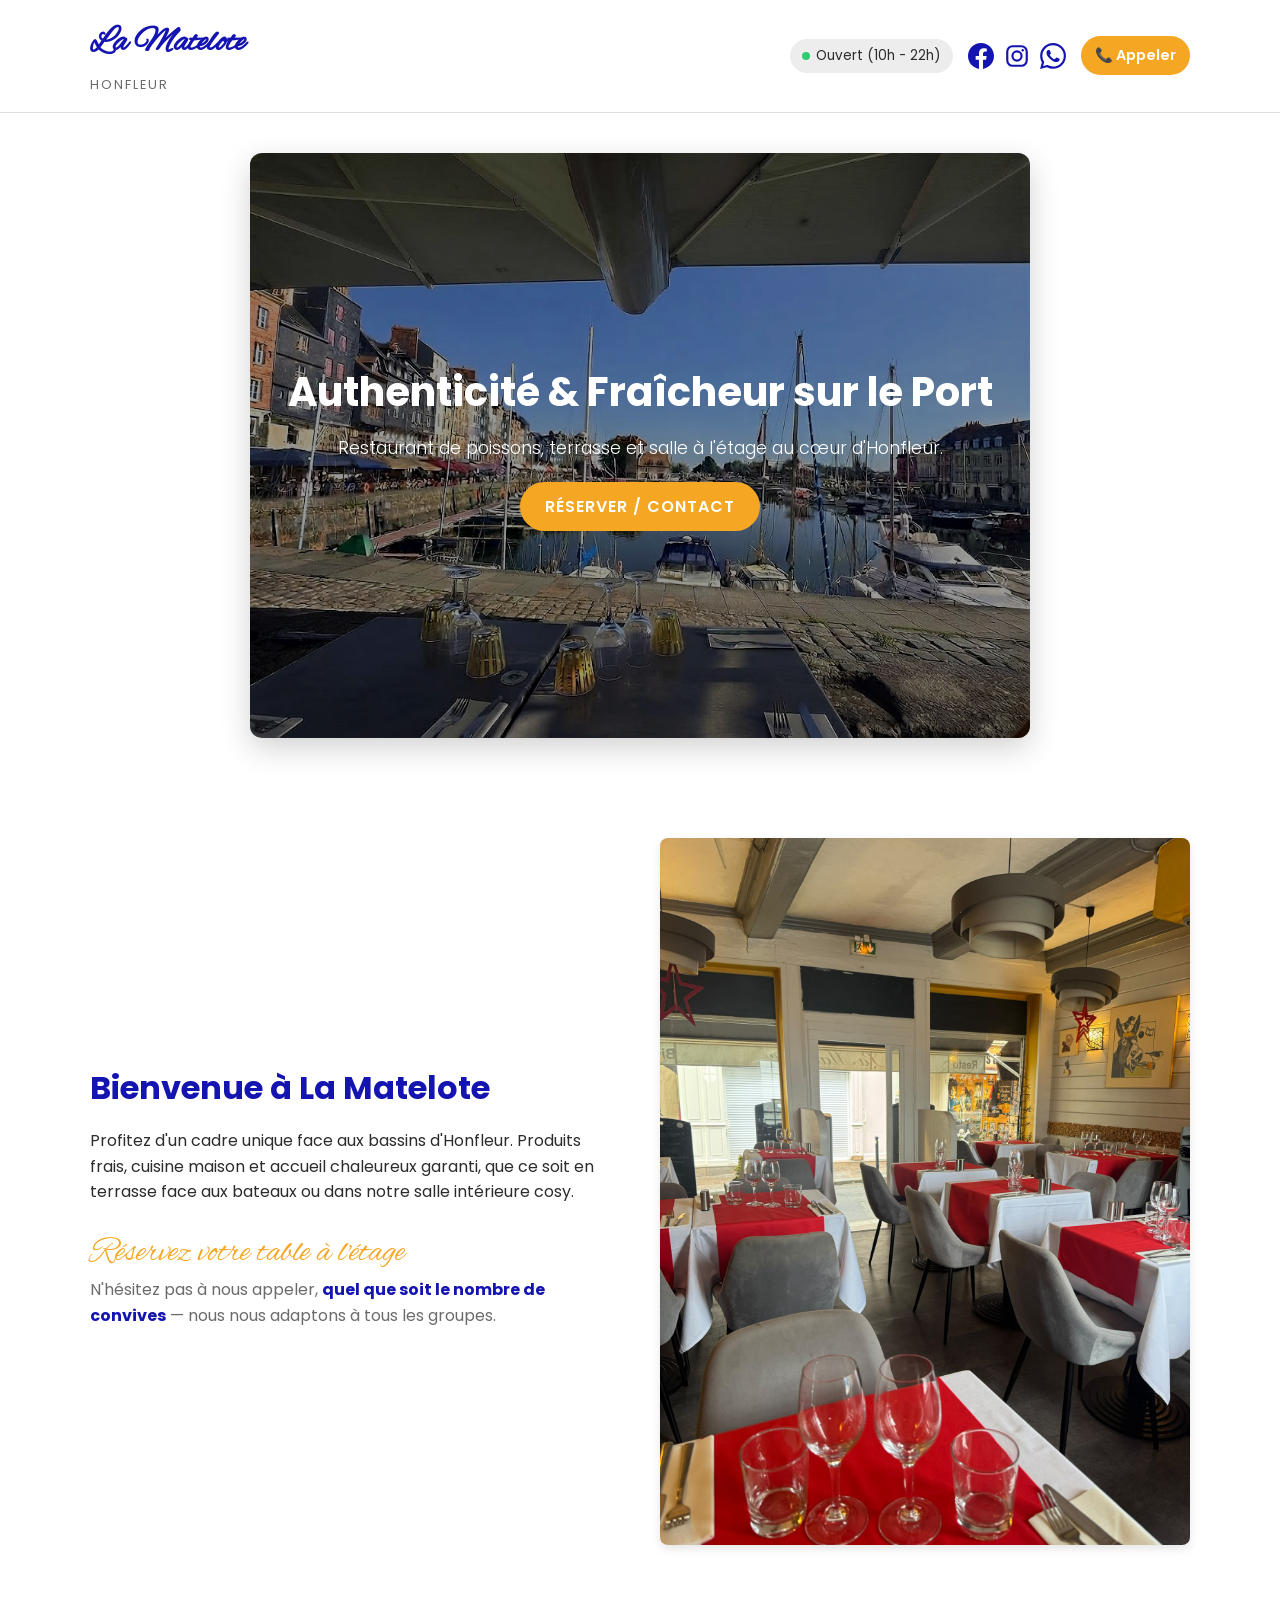
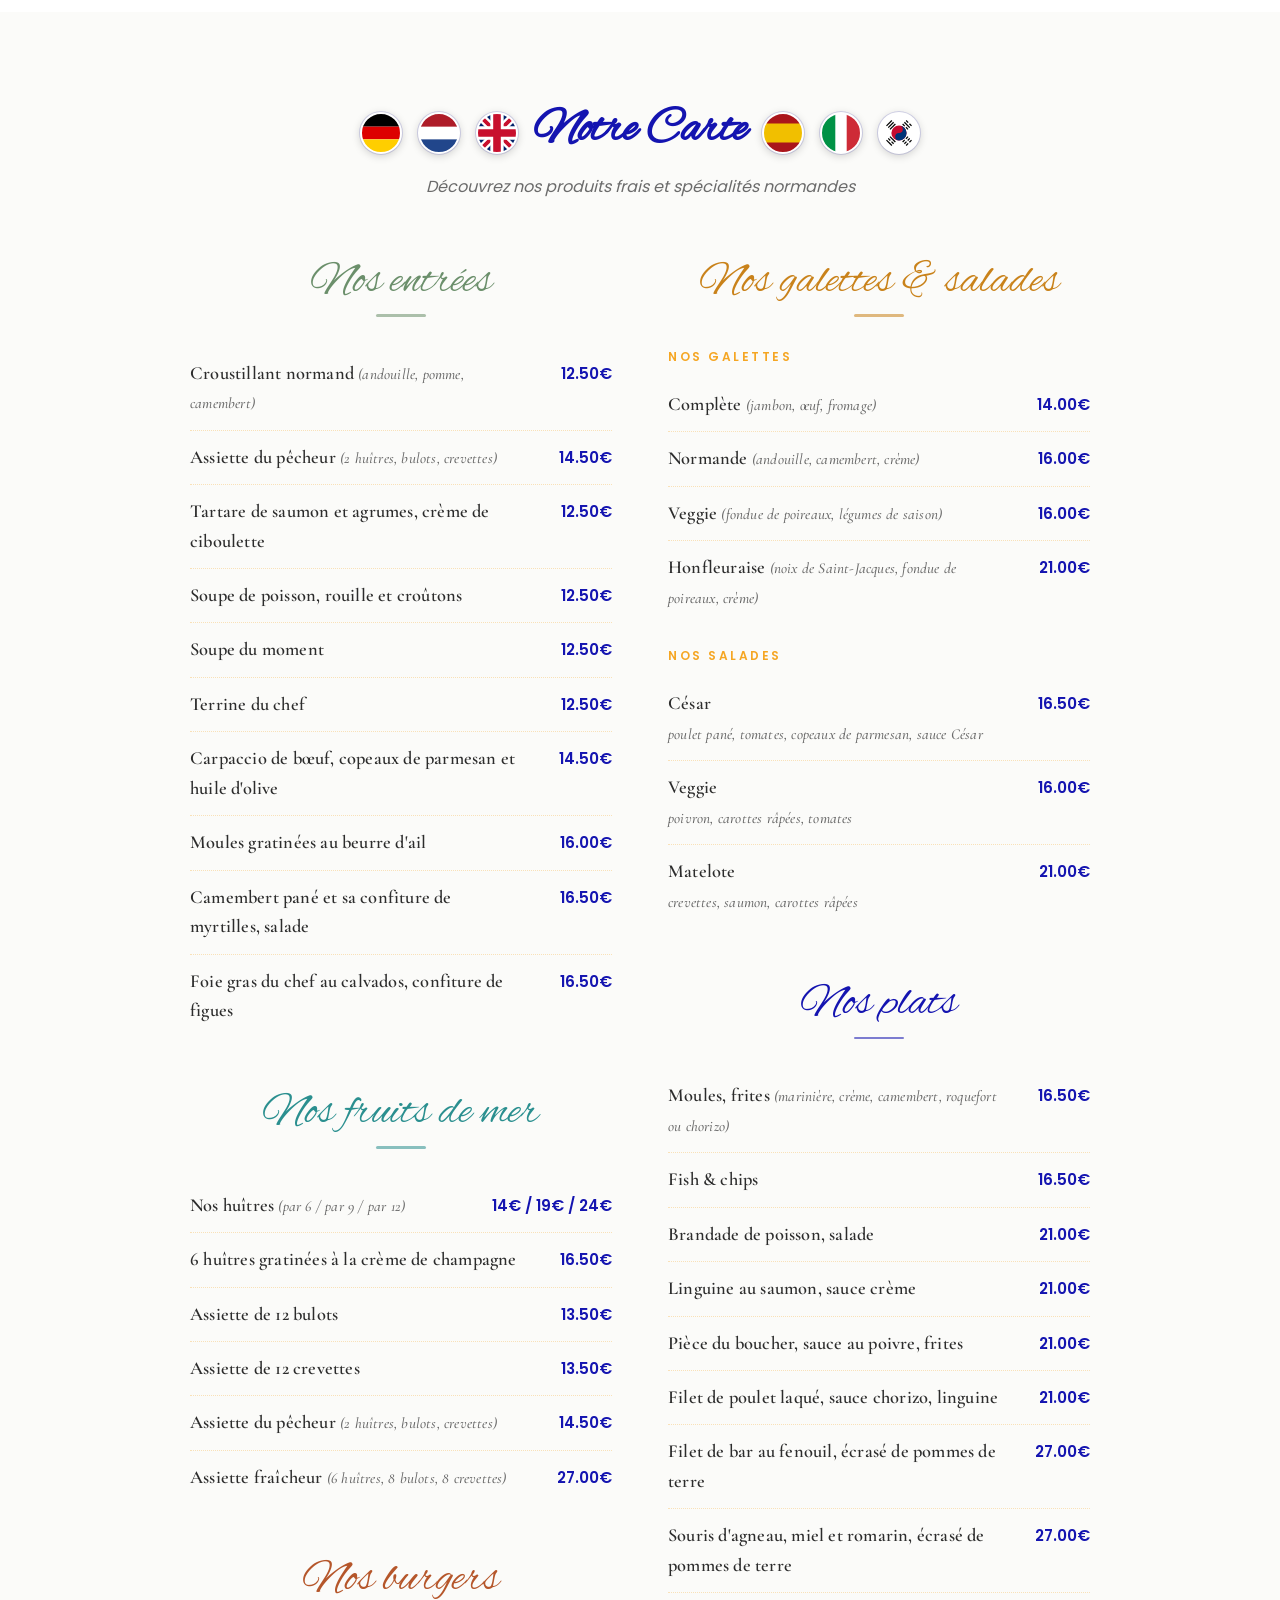
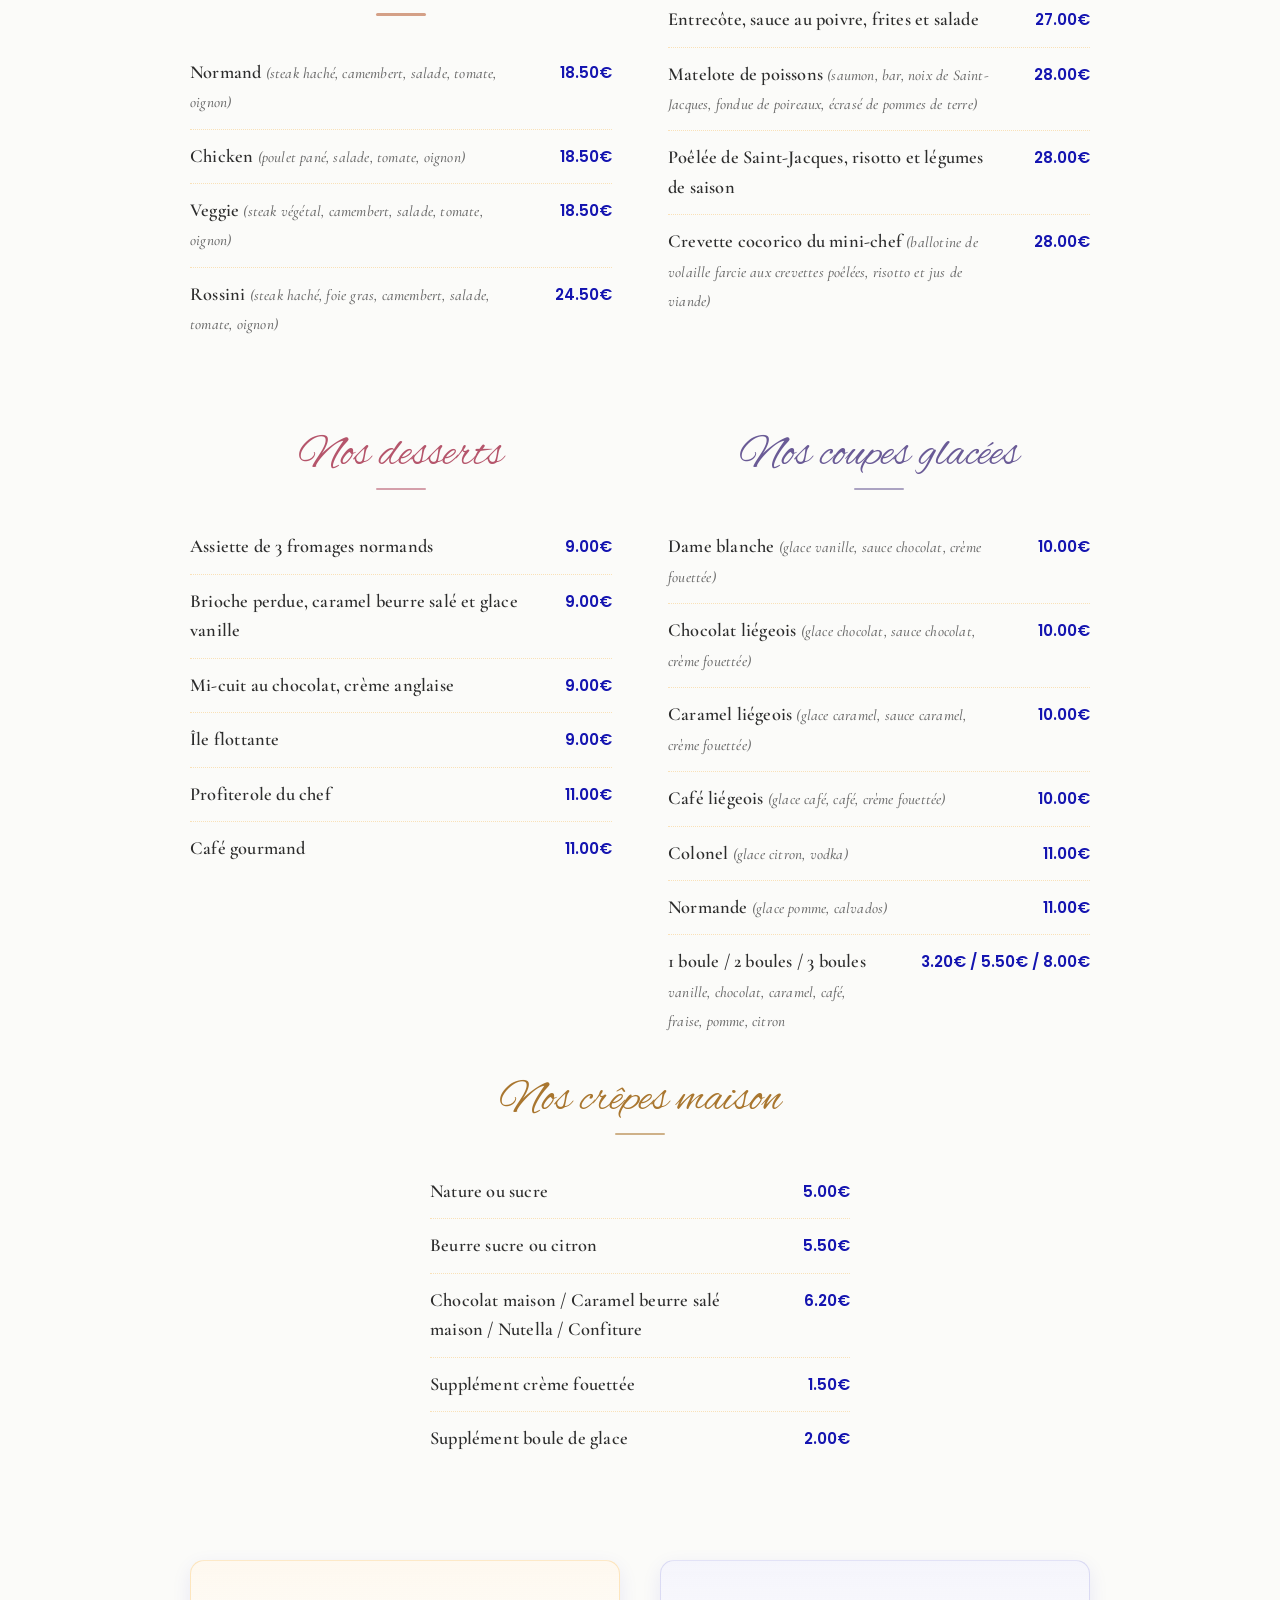
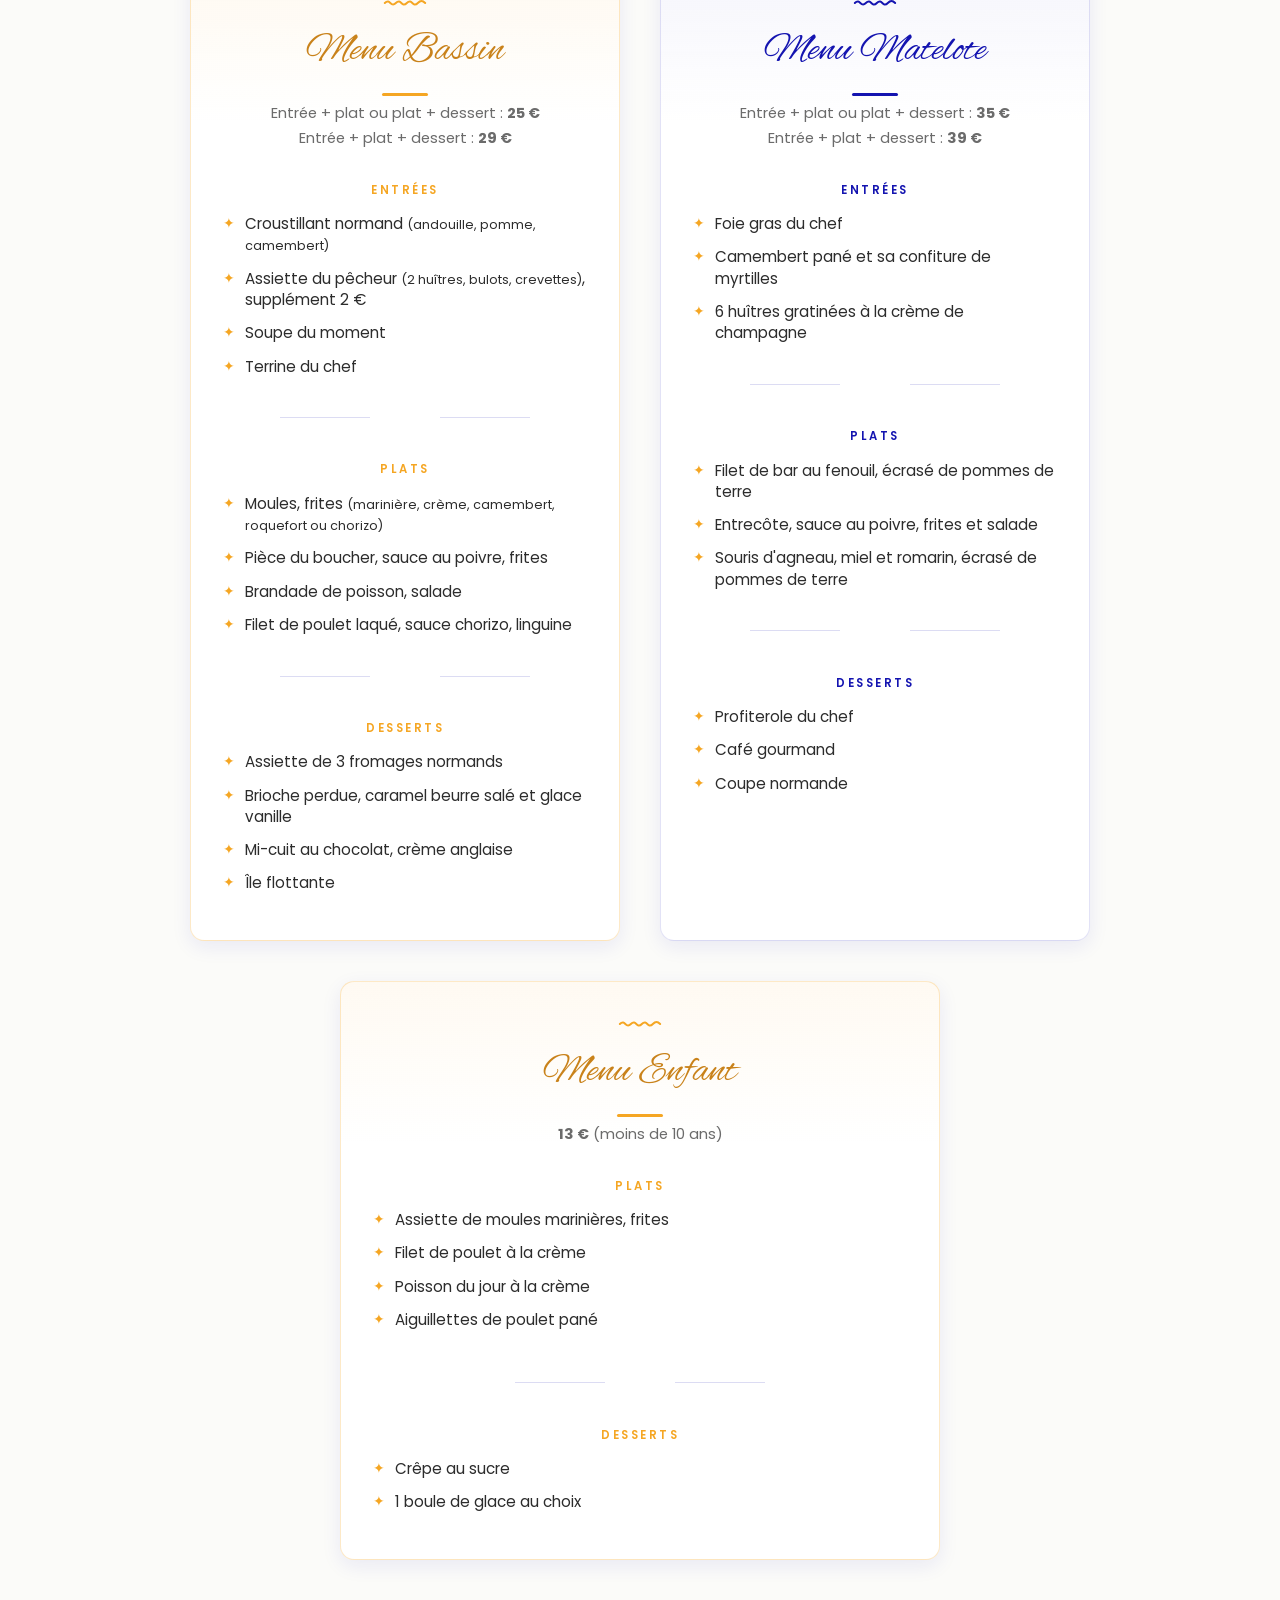
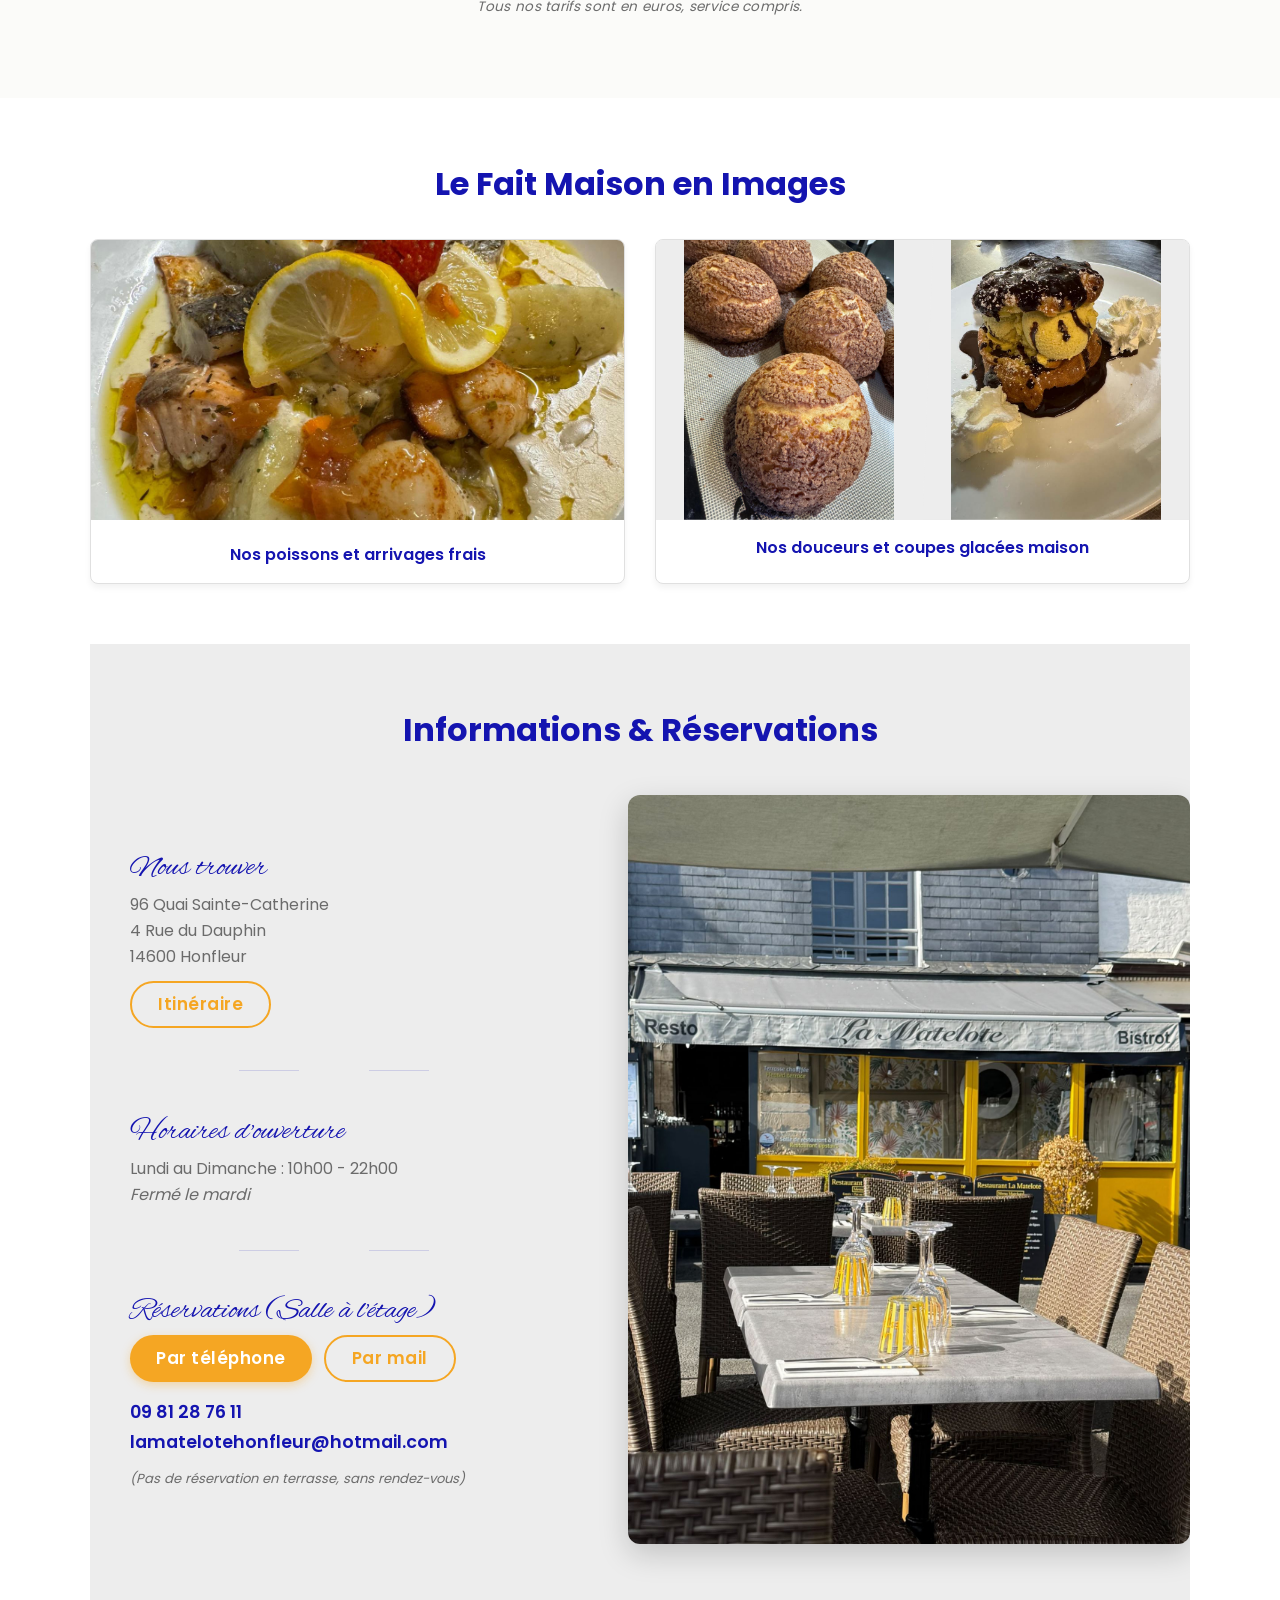
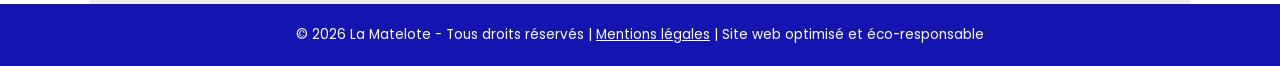
<file: index.html>
<!DOCTYPE html>
<html lang="fr">
<head>
    <meta charset="UTF-8">
    <meta name="viewport" content="width=device-width, initial-scale=1.0">
    <title>La Matelote - Restaurant sur le Vieux Port d'Honfleur</title>
    <meta name="description" content="Restaurant de poissons au cœur d'Honfleur, face aux bassins. Terrasse et salle à l'étage. Carte, menus et réservations.">
    <link rel="canonical" href="https://restaurant-lamatelote-honfleur.fr/">

    <!-- Icônes -->
    <link rel="icon" type="image/png" sizes="32x32" href="favicon-32.png">
    <link rel="icon" type="image/png" sizes="48x48" href="favicon-48.png">
    <link rel="icon" type="image/png" sizes="192x192" href="favicon-192.png">
    <link rel="apple-touch-icon" href="apple-touch-icon.png">

    <!-- Aperçu lors du partage (WhatsApp, Facebook...) : mettre à jour l'adresse de og:image si le nom de domaine change -->
    <meta property="og:type" content="website">
    <meta property="og:locale" content="fr_FR">
    <meta property="og:site_name" content="La Matelote">
    <meta property="og:title" content="La Matelote - Restaurant sur le Vieux Port d'Honfleur">
    <meta property="og:description" content="Restaurant de poissons au cœur d'Honfleur, face aux bassins. Terrasse et salle à l'étage. Carte, menus et réservations.">
    <meta property="og:url" content="https://restaurant-lamatelote-honfleur.fr/">
    <meta property="og:image" content="https://restaurant-lamatelote-honfleur.fr/apercu-partage.jpg">
    <meta property="og:image:width" content="1200">
    <meta property="og:image:height" content="630">
    <meta property="og:image:alt" content="Façade et terrasse du restaurant La Matelote à Honfleur">
    <meta name="twitter:card" content="summary_large_image">
    <link rel="stylesheet" href="style.css?v=8">

    <!-- Données structurées (Google) : à garder identiques aux informations visibles sur la page -->
    <script type="application/ld+json">
    {
        "@context": "https://schema.org",
        "@type": "Restaurant",
        "name": "La Matelote",
        "url": "https://restaurant-lamatelote-honfleur.fr/",
        "description": "Restaurant de poissons au cœur d'Honfleur, face aux bassins. Terrasse et salle à l'étage.",
        "image": [
            "https://restaurant-lamatelote-honfleur.fr/apercu-partage.jpg",
            "https://restaurant-lamatelote-honfleur.fr/image_facade_matelote.jpg",
            "https://restaurant-lamatelote-honfleur.fr/image_terrasse_port.jpg"
        ],
        "logo": "https://restaurant-lamatelote-honfleur.fr/apple-touch-icon.png",
        "telephone": "+33981287611",
        "email": "lamatelotehonfleur@hotmail.com",
        "address": {
            "@type": "PostalAddress",
            "streetAddress": "96 Quai Sainte-Catherine",
            "postalCode": "14600",
            "addressLocality": "Honfleur",
            "addressRegion": "Normandie",
            "addressCountry": "FR"
        },
        "geo": { "@type": "GeoCoordinates", "latitude": 49.4196119, "longitude": 0.2323015 },
        "hasMap": "https://www.google.com/maps/place/La+Matelote/@49.4196119,0.2297266,17z",
        "servesCuisine": ["Poissons et fruits de mer", "Française"],
        "priceRange": "€€",
        "acceptsReservations": "True",
        "openingHoursSpecification": [
            {
                "@type": "OpeningHoursSpecification",
                "dayOfWeek": ["Monday", "Wednesday", "Thursday", "Friday", "Saturday", "Sunday"],
                "opens": "10:00",
                "closes": "22:00"
            }
        ],
        "sameAs": [
            "https://www.instagram.com/LAMATELOTEHONFLEUR/",
            "https://www.facebook.com/people/La-Matelote-Honfleur/61556094094829/"
        ]
    }
    </script>
</head>
<body>

    <!-- HEADER / BANDEAU HAUT -->
    <header class="site-header">
        <div class="container header-container">
            <div class="logo">
                <h1>La Matelote</h1>
                <span class="subtitle">Honfleur</span>
            </div>
            <div class="header-info">
                <div id="horaire-container" class="badge-horaire">
                    <span class="dot"></span> <span id="horaire-du-jour">Chargement des horaires...</span>
                </div>
                <div class="social-links">
                    <a href="https://www.facebook.com/people/La-Matelote-Honfleur/61556094094829/" class="social-link" aria-label="Facebook de La Matelote" target="_blank" rel="noopener">
                        <svg viewBox="0 0 24 24" fill="currentColor" aria-hidden="true"><path d="M24 12.073c0-6.627-5.373-12-12-12s-12 5.373-12 12c0 5.99 4.388 10.954 10.125 11.854v-8.385H7.078v-3.47h3.047V9.43c0-3.007 1.792-4.669 4.533-4.669 1.312 0 2.686.235 2.686.235v2.953H15.83c-1.491 0-1.956.925-1.956 1.874v2.25h3.328l-.532 3.47h-2.796v8.385C19.612 23.027 24 18.062 24 12.073z"/></svg>
                    </a>
                    <a href="https://www.instagram.com/LAMATELOTEHONFLEUR/" class="social-link" aria-label="Instagram de La Matelote" target="_blank" rel="noopener">
                        <svg viewBox="0 0 24 24" fill="none" stroke="currentColor" stroke-width="2" aria-hidden="true"><rect x="3" y="3" width="18" height="18" rx="5"/><circle cx="12" cy="12" r="4.2"/><circle cx="17.3" cy="6.7" r="1.1" fill="currentColor" stroke="none"/></svg>
                    </a>
                    <a href="https://wa.me/33679109266" class="social-link" aria-label="WhatsApp de La Matelote" target="_blank" rel="noopener">
                        <svg viewBox="0 0 24 24" fill="currentColor" aria-hidden="true"><path d="M17.472 14.382c-.297-.149-1.758-.867-2.03-.967-.273-.099-.471-.148-.67.15-.197.297-.767.966-.94 1.164-.173.199-.347.223-.644.075-.297-.15-1.255-.463-2.39-1.475-.883-.788-1.48-1.761-1.653-2.059-.173-.297-.018-.458.13-.606.134-.133.298-.347.446-.52.149-.174.198-.298.298-.497.099-.198.05-.371-.025-.52-.075-.149-.669-1.612-.916-2.207-.242-.579-.487-.5-.669-.51-.173-.008-.371-.01-.57-.01-.198 0-.52.074-.792.372-.272.297-1.04 1.016-1.04 2.479 0 1.462 1.065 2.875 1.213 3.074.149.198 2.096 3.2 5.077 4.487.709.306 1.262.489 1.694.625.712.227 1.36.195 1.871.118.571-.085 1.758-.719 2.006-1.413.248-.694.248-1.289.173-1.413-.074-.124-.272-.198-.57-.347m-5.421 7.403h-.004a9.87 9.87 0 01-5.031-1.378l-.361-.214-3.741.982.998-3.648-.235-.374a9.86 9.86 0 01-1.51-5.26c.001-5.45 4.436-9.884 9.888-9.884 2.64 0 5.122 1.03 6.988 2.898a9.825 9.825 0 012.893 6.994c-.003 5.45-4.437 9.884-9.885 9.884m8.413-18.297A11.815 11.815 0 0012.05 0C5.495 0 .16 5.335.157 11.892c0 2.096.547 4.142 1.588 5.945L.057 24l6.305-1.654a11.882 11.882 0 005.683 1.448h.005c6.554 0 11.89-5.335 11.893-11.893a11.821 11.821 0 00-3.48-8.413z"/></svg>
                    </a>
                </div>
                <a href="tel:0981287611" class="btn-appel">📞 Appeler</a>
            </div>
        </div>
    </header>

    <!-- SECTION HERO (ACCUEIL) -->
    <section class="hero">
        <div class="hero-image-wrap">
            <img src="image_terrasse_port.jpg" alt="Terrasse de La Matelote face au port d'Honfleur" class="hero-img">
            <div class="hero-overlay"></div>
            <div class="hero-content">
                <h2 data-en="Authenticity &amp; Freshness on the Harbour" data-es="Autenticidad y Frescura en el Puerto" data-it="Autenticità e Freschezza sul Porto" data-nl="Authenticiteit &amp; Frisheid aan de Haven" data-de="Authentizität &amp; Frische am Hafen" data-kr="항구의 진정성과 신선함">Authenticité & Fraîcheur sur le Port</h2>
                <p data-en="Seafood restaurant with a terrace and upstairs dining room in the heart of Honfleur." data-es="Restaurante de pescado, con terraza y sala en el piso superior, en el corazón de Honfleur." data-it="Ristorante di pesce, con terrazza e sala al piano superiore, nel cuore di Honfleur." data-nl="Visrestaurant met terras en eetzaal op de verdieping, in het hart van Honfleur." data-de="Fischrestaurant mit Terrasse und Salon im Obergeschoss im Herzen von Honfleur." data-kr="옹플뢰르 중심가에 위치한 생선 요리 전문점, 테라스와 위층 홀을 갖추고 있습니다.">Restaurant de poissons, terrasse et salle à l'étage au cœur d'Honfleur.</p>
                <a href="#contact" class="btn-primary" data-en="Book / Contact" data-es="Reservar / Contacto" data-it="Prenota / Contatti" data-nl="Reserveren / Contact" data-de="Reservieren / Kontakt" data-kr="예약 / 문의">Réserver / Contact</a>
            </div>
        </div>
    </section>

    <!-- SECTION PRÉSENTATION & INTÉRIEUR -->
    <section class="about container">
        <div class="about-grid">
            <div class="about-text">
                <h2 data-en="Welcome to La Matelote" data-es="Bienvenidos a La Matelote" data-it="Benvenuti a La Matelote" data-nl="Welkom bij La Matelote" data-de="Willkommen bei La Matelote" data-kr="라 마틀로트에 오신 것을 환영합니다">Bienvenue à La Matelote</h2>
                <p data-en="Enjoy a unique setting facing the harbour basins of Honfleur. Fresh products, homemade cooking and a warm welcome guaranteed, whether on the terrace facing the boats or in our cosy indoor dining room." data-es="Disfrute de un entorno único frente a las dársenas de Honfleur. Productos frescos, cocina casera y una cálida bienvenida garantizada, ya sea en la terraza frente a los barcos o en nuestra acogedora sala interior." data-it="Godetevi una cornice unica di fronte ai bacini di Honfleur. Prodotti freschi, cucina casalinga e calorosa accoglienza garantita, che siate in terrazza di fronte alle barche o nella nostra accogliente sala interna." data-nl="Geniet van een unieke setting aan de havenbekkens van Honfleur. Verse producten, huisgemaakte keuken en een warm onthaal gegarandeerd, of u nu op het terras voor de boten zit of in onze gezellige binnenzaal." data-de="Genießen Sie ein einzigartiges Ambiente direkt an den Hafenbecken von Honfleur. Frische Produkte, hausgemachte Küche und ein herzlicher Empfang garantiert, ob auf der Terrasse mit Blick auf die Boote oder in unserem gemütlichen Innenraum." data-kr="옹플뢰르 바생을 마주한 특별한 공간에서 즐거운 시간을 보내세요. 신선한 재료, 홈메이드 요리, 그리고 따뜻한 환대를 약속드립니다 — 배가 보이는 테라스에서든, 아늑한 실내 홀에서든 마찬가지입니다.">Profitez d'un cadre unique face aux bassins d'Honfleur. Produits frais, cuisine maison et accueil chaleureux garanti, que ce soit en terrasse face aux bateaux ou dans notre salle intérieure cosy.</p>

                <!-- Bloc invitation réservation à l'étage -->
                <div class="etage-notice">
                    <h3 data-en="Book your table upstairs" data-es="Reserve su mesa en el piso superior" data-it="Prenotate il vostro tavolo al piano superiore" data-nl="Reserveer uw tafel op de verdieping" data-de="Reservieren Sie Ihren Tisch im Obergeschoss" data-kr="위층 테이블을 예약하세요">Réservez votre table à l'étage</h3>
                    <p data-en="Don't hesitate to call us, <strong>no matter the size of your party</strong> — we accommodate groups of all sizes." data-es="No dude en llamarnos, <strong>sea cual sea el número de comensales</strong> — nos adaptamos a todos los grupos." data-it="Non esitate a chiamarci, <strong>qualunque sia il numero di ospiti</strong> — ci adattiamo a tutti i gruppi." data-nl="Aarzel niet om ons te bellen, <strong>ongeacht het aantal gasten</strong> — wij passen ons aan elke groep aan." data-de="Zögern Sie nicht, uns anzurufen, <strong>ganz gleich wie groß Ihre Gruppe ist</strong> — wir richten uns nach jeder Gruppengröße." data-kr="<strong>인원수에 상관없이</strong> 언제든 전화 주세요 — 어떤 규모의 그룹이든 맞춰드립니다.">N'hésitez pas à nous appeler, <strong>quel que soit le nombre de convives</strong> — nous nous adaptons à tous les groupes.</p>
                </div>
            </div>
            <div class="about-image">
                <img src="image_salle_matelote.jpg" alt="Salle intérieure du restaurant La Matelote">
            </div>
        </div>
    </section>

    <!-- SECTION CARTE -->
    <section id="carte" class="carte-section">
        <div class="carte-container">
            <div class="carte-header">
                <div class="carte-header-top">
                    <button id="lang-toggle-de" class="lang-flag lang-flag-de" type="button" aria-pressed="false" aria-label="Speisekarte auf Deutsch anzeigen" title="Auf Deutsch anzeigen"></button>
                    <button id="lang-toggle-nl" class="lang-flag lang-flag-nl" type="button" aria-pressed="false" aria-label="Bekijk de kaart in het Nederlands" title="Bekijk in het Nederlands"></button>
                    <button id="lang-toggle-en" class="lang-flag lang-flag-en" type="button" aria-pressed="false" aria-label="Voir la carte en anglais" title="View in English"></button>
                    <h2 data-en="Our Menu" data-es="Nuestra Carta" data-it="La Nostra Carta" data-nl="Onze Kaart" data-de="Unsere Speisekarte" data-kr="저희 메뉴">Notre Carte</h2>
                    <button id="lang-toggle-es" class="lang-flag lang-flag-es" type="button" aria-pressed="false" aria-label="Ver la carta en español" title="Ver en español"></button>
                    <button id="lang-toggle-it" class="lang-flag lang-flag-it" type="button" aria-pressed="false" aria-label="Vedere il menù in italiano" title="Vedi in italiano"></button>
                    <button id="lang-toggle-kr" class="lang-flag lang-flag-kr" type="button" aria-pressed="false" aria-label="한국어로 메뉴 보기" title="한국어로 보기"></button>
                </div>
                <p class="sous-titre" data-en="Discover our fresh products and Norman specialities" data-es="Descubra nuestros productos frescos y especialidades normandas" data-it="Scoprite i nostri prodotti freschi e le specialità normanne" data-nl="Ontdek onze verse producten en Normandische specialiteiten" data-de="Entdecken Sie unsere frischen Produkte und normannischen Spezialitäten" data-kr="신선한 재료와 노르망디 특산 요리를 만나보세요">Découvrez nos produits frais et spécialités normandes</p>
            </div>

            <!-- CARTE (mise à jour novembre 2026 d'après la carte papier) -->
            <div class="menu-grid">
            <!-- 1. NOS ENTRÉES -->
            <div class="menu-category cat-entrees">
            <h3 data-en="Starters" data-es="Entrantes" data-it="Antipasti" data-nl="Voorgerechten" data-de="Vorspeisen" data-kr="전채 요리">Nos entrées</h3>
            <ul class="menu-list">
            <li><span class="dish-name" data-en="Norman crispy pastry &lt;small&gt;(andouille sausage, apple, camembert)&lt;/small&gt;" data-es="Crujiente normando &lt;small&gt;(andouille, manzana, camembert)&lt;/small&gt;" data-it="Croccante normanno &lt;small&gt;(andouille, mela, camembert)&lt;/small&gt;" data-nl="Normandisch krokantje &lt;small&gt;(andouille, appel, camembert)&lt;/small&gt;" data-de="Normannisches Knuspergebäck &lt;small&gt;(Andouille, Apfel, Camembert)&lt;/small&gt;" data-kr="노르망디식 크루스티앙 &lt;small&gt;(앙두이유 소시지, 사과, 카망베르 치즈)&lt;/small&gt;">Croustillant normand <small>(andouille, pomme, camembert)</small></span><span class="dish-price">12.50€</span></li>
            <li><span class="dish-name" data-en="Fisherman&#x27;s platter &lt;small&gt;(2 oysters, whelks, shrimp)&lt;/small&gt;" data-es="Plato del pescador &lt;small&gt;(2 ostras, bocinas, gambas)&lt;/small&gt;" data-it="Piatto del pescatore &lt;small&gt;(2 ostriche, lumache di mare, gamberi)&lt;/small&gt;" data-nl="Vissersbord &lt;small&gt;(2 oesters, wulken, garnalen)&lt;/small&gt;" data-de="Fischerteller &lt;small&gt;(2 Austern, Wellhornschnecken, Garnelen)&lt;/small&gt;" data-kr="어부의 접시 &lt;small&gt;(굴 2개, 쇠고둥, 새우)&lt;/small&gt;">Assiette du pêcheur <small>(2 huîtres, bulots, crevettes)</small></span><span class="dish-price">14.50€</span></li>
            <li><span class="dish-name" data-en="Salmon and citrus tartare, chive cream" data-es="Tartar de salmón y cítricos, crema de cebollino" data-it="Tartare di salmone e agrumi, crema all&#x27;erba cipollina" data-nl="Tartaar van zalm en citrus, bieslookroom" data-de="Lachs-Zitrus-Tatar, Schnittlauchcreme" data-kr="연어와 시트러스 타르타르, 차이브 크림">Tartare de saumon et agrumes, crème de ciboulette</span><span class="dish-price">12.50€</span></li>
            <li><span class="dish-name" data-en="Fish soup, rouille and croutons" data-es="Sopa de pescado, rouille y picatostes" data-it="Zuppa di pesce, rouille e crostini" data-nl="Vissoep, rouille en croutons" data-de="Fischsuppe, Rouille und Croûtons" data-kr="생선 수프, 루이유와 크루통">Soupe de poisson, rouille et croûtons</span><span class="dish-price">12.50€</span></li>
            <li><span class="dish-name" data-en="Soup of the moment" data-es="Sopa del momento" data-it="Zuppa del momento" data-nl="Soep van het moment" data-de="Suppe des Tages" data-kr="오늘의 수프">Soupe du moment</span><span class="dish-price">12.50€</span></li>
            <li><span class="dish-name" data-en="Chef&#x27;s terrine" data-es="Terrina del chef" data-it="Terrina dello chef" data-nl="Terrine van de chef" data-de="Terrine des Küchenchefs" data-kr="셰프의 테린">Terrine du chef</span><span class="dish-price">12.50€</span></li>
            <li><span class="dish-name" data-en="Beef carpaccio, parmesan shavings and olive oil" data-es="Carpaccio de ternera, virutas de parmesano y aceite de oliva" data-it="Carpaccio di manzo, scaglie di parmigiano e olio d&#x27;oliva" data-nl="Rundercarpaccio, Parmezaanschilfers en olijfolie" data-de="Rindercarpaccio, Parmesanspäne und Olivenöl" data-kr="소고기 카르파초, 파르메산 치즈와 올리브유">Carpaccio de bœuf, copeaux de parmesan et huile d'olive</span><span class="dish-price">14.50€</span></li>
            <li><span class="dish-name" data-en="Mussels gratin with garlic butter" data-es="Mejillones gratinados con mantequilla de ajo" data-it="Cozze gratinate al burro all&#x27;aglio" data-nl="Gegratineerde mosselen met knoflookboter" data-de="Überbackene Muscheln mit Knoblauchbutter" data-kr="마늘 버터 홍합 그라탱">Moules gratinées au beurre d'ail</span><span class="dish-price">16.00€</span></li>
            <li><span class="dish-name" data-en="Breaded camembert with blueberry jam, salad" data-es="Camembert empanado con mermelada de arándanos, ensalada" data-it="Camembert impanato con confettura di mirtilli, insalata" data-nl="Gepaneerde camembert met bosbessenjam, salade" data-de="Panierter Camembert mit Heidelbeermarmelade, Salat" data-kr="빵가루 입힌 카망베르와 블루베리 잼, 샐러드">Camembert pané et sa confiture de myrtilles, salade</span><span class="dish-price">16.50€</span></li>
            <li><span class="dish-name" data-en="Chef&#x27;s foie gras with calvados, fig jam" data-es="Foie gras del chef al calvados, mermelada de higos" data-it="Foie gras dello chef al calvados, confettura di fichi" data-nl="Foie gras van de chef met calvados, vijgenjam" data-de="Foie gras des Küchenchefs mit Calvados, Feigenmarmelade" data-kr="칼바도스 셰프 푸아그라, 무화과 잼">Foie gras du chef au calvados, confiture de figues</span><span class="dish-price">16.50€</span></li>
            </ul>
            </div>
            <!-- 2. NOS FRUITS DE MER -->
            <div class="menu-category cat-fruitsdemer">
            <h3 data-en="Seafood" data-es="Mariscos" data-it="Frutti di mare" data-nl="Zeevruchten" data-de="Meeresfrüchte" data-kr="해산물">Nos fruits de mer</h3>
            <ul class="menu-list">
            <li><span class="dish-name" data-en="Our oysters &lt;small&gt;(6 / 9 / 12)&lt;/small&gt;" data-es="Nuestras ostras &lt;small&gt;(6 / 9 / 12)&lt;/small&gt;" data-it="Le nostre ostriche &lt;small&gt;(6 / 9 / 12)&lt;/small&gt;" data-nl="Onze oesters &lt;small&gt;(6 / 9 / 12)&lt;/small&gt;" data-de="Unsere Austern &lt;small&gt;(6 / 9 / 12)&lt;/small&gt;" data-kr="굴 &lt;small&gt;(6개 / 9개 / 12개)&lt;/small&gt;">Nos huîtres <small>(par 6 / par 9 / par 12)</small></span><span class="dish-price">14€ / 19€ / 24€</span></li>
            <li><span class="dish-name" data-en="6 oysters gratin with champagne cream" data-es="6 ostras gratinadas con crema de champán" data-it="6 ostriche gratinate con crema di champagne" data-nl="6 gegratineerde oesters met champagneroom" data-de="6 überbackene Austern mit Champagnersahne" data-kr="샴페인 크림 그라탱 굴 6개">6 huîtres gratinées à la crème de champagne</span><span class="dish-price">16.50€</span></li>
            <li><span class="dish-name" data-en="Plate of 12 whelks" data-es="Plato de 12 bocinas" data-it="Piatto di 12 lumache di mare" data-nl="Bord met 12 wulken" data-de="Teller mit 12 Wellhornschnecken" data-kr="쇠고둥 12개 접시">Assiette de 12 bulots</span><span class="dish-price">13.50€</span></li>
            <li><span class="dish-name" data-en="Plate of 12 shrimp" data-es="Plato de 12 gambas" data-it="Piatto di 12 gamberi" data-nl="Bord met 12 garnalen" data-de="Teller mit 12 Garnelen" data-kr="새우 12마리 접시">Assiette de 12 crevettes</span><span class="dish-price">13.50€</span></li>
            <li><span class="dish-name" data-en="Fisherman&#x27;s platter &lt;small&gt;(2 oysters, whelks, shrimp)&lt;/small&gt;" data-es="Plato del pescador &lt;small&gt;(2 ostras, bocinas, gambas)&lt;/small&gt;" data-it="Piatto del pescatore &lt;small&gt;(2 ostriche, lumache di mare, gamberi)&lt;/small&gt;" data-nl="Vissersbord &lt;small&gt;(2 oesters, wulken, garnalen)&lt;/small&gt;" data-de="Fischerteller &lt;small&gt;(2 Austern, Wellhornschnecken, Garnelen)&lt;/small&gt;" data-kr="어부의 접시 &lt;small&gt;(굴 2개, 쇠고둥, 새우)&lt;/small&gt;">Assiette du pêcheur <small>(2 huîtres, bulots, crevettes)</small></span><span class="dish-price">14.50€</span></li>
            <li><span class="dish-name" data-en="Fresh seafood platter &lt;small&gt;(6 oysters, 8 whelks, 8 shrimp)&lt;/small&gt;" data-es="Plato frescura &lt;small&gt;(6 ostras, 8 bocinas, 8 gambas)&lt;/small&gt;" data-it="Piatto freschezza &lt;small&gt;(6 ostriche, 8 lumache di mare, 8 gamberi)&lt;/small&gt;" data-nl="Frisheidsbord &lt;small&gt;(6 oesters, 8 wulken, 8 garnalen)&lt;/small&gt;" data-de="Frische-Teller &lt;small&gt;(6 Austern, 8 Wellhornschnecken, 8 Garnelen)&lt;/small&gt;" data-kr="신선함의 접시 &lt;small&gt;(굴 6개, 쇠고둥 8개, 새우 8마리)&lt;/small&gt;">Assiette fraîcheur <small>(6 huîtres, 8 bulots, 8 crevettes)</small></span><span class="dish-price">27.00€</span></li>
            </ul>
            </div>
            <!-- 3. NOS BURGERS -->
            <div class="menu-category cat-burgers">
            <h3 data-en="Burgers" data-es="Hamburguesas" data-it="Hamburger" data-nl="Burgers" data-de="Burger" data-kr="버거">Nos burgers</h3>
            <ul class="menu-list">
            <li><span class="dish-name" data-en="Norman &lt;small&gt;(beef patty, camembert, lettuce, tomato, onion)&lt;/small&gt;" data-es="Normando &lt;small&gt;(carne picada, camembert, lechuga, tomate, cebolla)&lt;/small&gt;" data-it="Normanno &lt;small&gt;(hamburger di manzo, camembert, insalata, pomodoro, cipolla)&lt;/small&gt;" data-nl="Normandisch &lt;small&gt;(rundvleesburger, camembert, sla, tomaat, ui)&lt;/small&gt;" data-de="Normannisch &lt;small&gt;(Rindfleisch-Patty, Camembert, Salat, Tomate, Zwiebel)&lt;/small&gt;" data-kr="노르망디 &lt;small&gt;(소고기 패티, 카망베르, 양상추, 토마토, 양파)&lt;/small&gt;">Normand <small>(steak haché, camembert, salade, tomate, oignon)</small></span><span class="dish-price">18.50€</span></li>
            <li><span class="dish-name" data-en="Chicken &lt;small&gt;(breaded chicken, lettuce, tomato, onion)&lt;/small&gt;" data-es="Chicken &lt;small&gt;(pollo empanado, lechuga, tomate, cebolla)&lt;/small&gt;" data-it="Chicken &lt;small&gt;(pollo impanato, insalata, pomodoro, cipolla)&lt;/small&gt;" data-nl="Chicken &lt;small&gt;(gepaneerde kip, sla, tomaat, ui)&lt;/small&gt;" data-de="Chicken &lt;small&gt;(paniertes Hähnchen, Salat, Tomate, Zwiebel)&lt;/small&gt;" data-kr="치킨 &lt;small&gt;(빵가루 입힌 닭고기, 양상추, 토마토, 양파)&lt;/small&gt;">Chicken <small>(poulet pané, salade, tomate, oignon)</small></span><span class="dish-price">18.50€</span></li>
            <li><span class="dish-name" data-en="Veggie &lt;small&gt;(plant-based patty, camembert, lettuce, tomato, onion)&lt;/small&gt;" data-es="Veggie &lt;small&gt;(hamburguesa vegetal, camembert, lechuga, tomate, cebolla)&lt;/small&gt;" data-it="Veggie &lt;small&gt;(burger vegetale, camembert, insalata, pomodoro, cipolla)&lt;/small&gt;" data-nl="Veggie &lt;small&gt;(plantaardige burger, camembert, sla, tomaat, ui)&lt;/small&gt;" data-de="Veggie &lt;small&gt;(pflanzliches Patty, Camembert, Salat, Tomate, Zwiebel)&lt;/small&gt;" data-kr="베지 &lt;small&gt;(식물성 패티, 카망베르, 양상추, 토마토, 양파)&lt;/small&gt;">Veggie <small>(steak végétal, camembert, salade, tomate, oignon)</small></span><span class="dish-price">18.50€</span></li>
            <li><span class="dish-name" data-en="Rossini &lt;small&gt;(beef patty, foie gras, camembert, lettuce, tomato, onion)&lt;/small&gt;" data-es="Rossini &lt;small&gt;(carne picada, foie gras, camembert, lechuga, tomate, cebolla)&lt;/small&gt;" data-it="Rossini &lt;small&gt;(hamburger di manzo, foie gras, camembert, insalata, pomodoro, cipolla)&lt;/small&gt;" data-nl="Rossini &lt;small&gt;(rundvleesburger, foie gras, camembert, sla, tomaat, ui)&lt;/small&gt;" data-de="Rossini &lt;small&gt;(Rindfleisch-Patty, Foie gras, Camembert, Salat, Tomate, Zwiebel)&lt;/small&gt;" data-kr="로시니 &lt;small&gt;(소고기 패티, 푸아그라, 카망베르, 양상추, 토마토, 양파)&lt;/small&gt;">Rossini <small>(steak haché, foie gras, camembert, salade, tomate, oignon)</small></span><span class="dish-price">24.50€</span></li>
            </ul>
            </div>
            <!-- 4. NOS GALETTES & SALADES -->
            <div class="menu-category cat-galettes">
            <h3 data-en="Buckwheat Pancakes &amp; Salads" data-es="Galettes y Ensaladas" data-it="Galettes e Insalate" data-nl="Galettes &amp; Salades" data-de="Galettes &amp; Salate" data-kr="갈레트 &amp; 샐러드">Nos galettes & salades</h3>
            <h4 class="menu-subcategory-title" data-en="Buckwheat Pancakes" data-es="Galettes (trigo sarraceno)" data-it="Galettes (grano saraceno)" data-nl="Galettes (boekweit)" data-de="Galettes (Buchweizen)" data-kr="갈레트 (메밀전병)">Nos galettes</h4>
            <ul class="menu-list">
            <li><span class="dish-name" data-en="Complète &lt;small&gt;(ham, egg, cheese)&lt;/small&gt;" data-es="Complète &lt;small&gt;(jamón, huevo, queso)&lt;/small&gt;" data-it="Complète &lt;small&gt;(prosciutto, uovo, formaggio)&lt;/small&gt;" data-nl="Complète &lt;small&gt;(ham, ei, kaas)&lt;/small&gt;" data-de="Complète &lt;small&gt;(Schinken, Ei, Käse)&lt;/small&gt;" data-kr="콩플레트 &lt;small&gt;(햄, 달걀, 치즈)&lt;/small&gt;">Complète <small>(jambon, œuf, fromage)</small></span><span class="dish-price">14.00€</span></li>
            <li><span class="dish-name" data-en="Normande &lt;small&gt;(andouille sausage, camembert, cream)&lt;/small&gt;" data-es="Normande &lt;small&gt;(andouille, camembert, nata)&lt;/small&gt;" data-it="Normande &lt;small&gt;(andouille, camembert, panna)&lt;/small&gt;" data-nl="Normande &lt;small&gt;(andouille, camembert, room)&lt;/small&gt;" data-de="Normande &lt;small&gt;(Andouille, Camembert, Sahne)&lt;/small&gt;" data-kr="노르망드 &lt;small&gt;(앙두이유 소시지, 카망베르, 크림)&lt;/small&gt;">Normande <small>(andouille, camembert, crème)</small></span><span class="dish-price">16.00€</span></li>
            <li><span class="dish-name" data-en="Veggie &lt;small&gt;(creamed leeks, seasonal vegetables)&lt;/small&gt;" data-es="Veggie &lt;small&gt;(fondue de puerros, verduras de temporada)&lt;/small&gt;" data-it="Veggie &lt;small&gt;(porri stufati, verdure di stagione)&lt;/small&gt;" data-nl="Veggie &lt;small&gt;(gestoofde prei, seizoensgroenten)&lt;/small&gt;" data-de="Veggie &lt;small&gt;(geschmorter Lauch, Gemüse der Saison)&lt;/small&gt;" data-kr="베지 &lt;small&gt;(대파 퐁뒤, 제철 채소)&lt;/small&gt;">Veggie <small>(fondue de poireaux, légumes de saison)</small></span><span class="dish-price">16.00€</span></li>
            <li><span class="dish-name" data-en="Honfleuraise &lt;small&gt;(scallops, creamed leeks, cream)&lt;/small&gt;" data-es="Honfleuraise &lt;small&gt;(vieiras, fondue de puerros, nata)&lt;/small&gt;" data-it="Honfleuraise &lt;small&gt;(capesante, porri stufati, panna)&lt;/small&gt;" data-nl="Honfleuraise &lt;small&gt;(sint-jakobsschelpen, gestoofde prei, room)&lt;/small&gt;" data-de="Honfleuraise &lt;small&gt;(Jakobsmuscheln, geschmorter Lauch, Sahne)&lt;/small&gt;" data-kr="옹플뢰르식 &lt;small&gt;(가리비, 대파 퐁뒤, 크림)&lt;/small&gt;">Honfleuraise <small>(noix de Saint-Jacques, fondue de poireaux, crème)</small></span><span class="dish-price">21.00€</span></li>
            </ul>
            <h4 class="menu-subcategory-title" data-en="Salads" data-es="Ensaladas" data-it="Insalate" data-nl="Salades" data-de="Salate" data-kr="샐러드">Nos salades</h4>
            <ul class="menu-list">
            <li><span class="dish-name" data-en="Caesar&lt;br&gt;&lt;small&gt;breaded chicken, tomatoes, parmesan shavings, Caesar dressing&lt;/small&gt;" data-es="César&lt;br&gt;&lt;small&gt;pollo empanado, tomates, virutas de parmesano, salsa César&lt;/small&gt;" data-it="Caesar&lt;br&gt;&lt;small&gt;pollo impanato, pomodori, scaglie di parmigiano, salsa Caesar&lt;/small&gt;" data-nl="Caesar&lt;br&gt;&lt;small&gt;gepaneerde kip, tomaten, Parmezaanschilfers, caesardressing&lt;/small&gt;" data-de="Caesar&lt;br&gt;&lt;small&gt;panierte Hähnchenbrust, Tomaten, Parmesanspäne, Caesar-Dressing&lt;/small&gt;" data-kr="시저&lt;br&gt;&lt;small&gt;빵가루 입힌 닭고기, 토마토, 파르메산 치즈, 시저 드레싱&lt;/small&gt;">César<br><small>poulet pané, tomates, copeaux de parmesan, sauce César</small></span><span class="dish-price">16.50€</span></li>
            <li><span class="dish-name" data-en="Veggie&lt;br&gt;&lt;small&gt;bell pepper, grated carrots, tomatoes&lt;/small&gt;" data-es="Veggie&lt;br&gt;&lt;small&gt;pimiento, zanahoria rallada, tomates&lt;/small&gt;" data-it="Veggie&lt;br&gt;&lt;small&gt;peperone, carote grattugiate, pomodori&lt;/small&gt;" data-nl="Veggie&lt;br&gt;&lt;small&gt;paprika, geraspte wortel, tomaten&lt;/small&gt;" data-de="Veggie&lt;br&gt;&lt;small&gt;Paprika, geraspelte Karotten, Tomaten&lt;/small&gt;" data-kr="베지&lt;br&gt;&lt;small&gt;파프리카, 채 썬 당근, 토마토&lt;/small&gt;">Veggie<br><small>poivron, carottes râpées, tomates</small></span><span class="dish-price">16.00€</span></li>
            <li><span class="dish-name" data-en="Matelote&lt;br&gt;&lt;small&gt;shrimp, salmon, grated carrots&lt;/small&gt;" data-es="Matelote&lt;br&gt;&lt;small&gt;gambas, salmón, zanahoria rallada&lt;/small&gt;" data-it="Matelote&lt;br&gt;&lt;small&gt;gamberi, salmone, carote grattugiate&lt;/small&gt;" data-nl="Matelote&lt;br&gt;&lt;small&gt;garnalen, zalm, geraspte wortel&lt;/small&gt;" data-de="Matelote&lt;br&gt;&lt;small&gt;Garnelen, Lachs, geraspelte Karotten&lt;/small&gt;" data-kr="마틀로트&lt;br&gt;&lt;small&gt;새우, 연어, 채 썬 당근&lt;/small&gt;">Matelote<br><small>crevettes, saumon, carottes râpées</small></span><span class="dish-price">21.00€</span></li>
            </ul>
            </div>
            <!-- 5. NOS PLATS -->
            <div class="menu-category cat-plats">
            <h3 data-en="Main Courses" data-es="Platos" data-it="Piatti" data-nl="Hoofdgerechten" data-de="Hauptgerichte" data-kr="메인 요리">Nos plats</h3>
            <ul class="menu-list">
            <li><span class="dish-name" data-en="Mussels and fries &lt;small&gt;(marinière, cream, camembert, roquefort or chorizo)&lt;/small&gt;" data-es="Mejillones con patatas fritas &lt;small&gt;(marinera, nata, camembert, roquefort o chorizo)&lt;/small&gt;" data-it="Cozze e patatine &lt;small&gt;(alla marinara, panna, camembert, roquefort o chorizo)&lt;/small&gt;" data-nl="Mosselen met friet &lt;small&gt;(marinière, room, camembert, roquefort of chorizo)&lt;/small&gt;" data-de="Muscheln mit Pommes &lt;small&gt;(Marinière, Sahne, Camembert, Roquefort oder Chorizo)&lt;/small&gt;" data-kr="홍합과 감자튀김 &lt;small&gt;(마리니에르, 크림, 카망베르, 로크포르 또는 초리소)&lt;/small&gt;">Moules, frites <small>(marinière, crème, camembert, roquefort ou chorizo)</small></span><span class="dish-price">16.50€</span></li>
            <li><span class="dish-name" data-en="Fish &amp; chips" data-es="Fish &amp; chips" data-it="Fish &amp; chips" data-nl="Fish &amp; chips" data-de="Fish &amp; Chips" data-kr="피시 앤 칩스">Fish & chips</span><span class="dish-price">16.50€</span></li>
            <li><span class="dish-name" data-en="Fish brandade, salad" data-es="Brandada de pescado, ensalada" data-it="Brandade di pesce, insalata" data-nl="Visbrandade, salade" data-de="Fisch-Brandade, Salat" data-kr="생선 브랑다드, 샐러드">Brandade de poisson, salade</span><span class="dish-price">21.00€</span></li>
            <li><span class="dish-name" data-en="Salmon linguine, cream sauce" data-es="Linguine con salmón, salsa de nata" data-it="Linguine al salmone, salsa alla panna" data-nl="Linguine met zalm, roomsaus" data-de="Linguine mit Lachs, Sahnesauce" data-kr="연어 링귀니, 크림 소스">Linguine au saumon, sauce crème</span><span class="dish-price">21.00€</span></li>
            <li><span class="dish-name" data-en="Butcher&#x27;s cut, pepper sauce, fries" data-es="Pieza del carnicero, salsa de pimienta, patatas fritas" data-it="Taglio del macellaio, salsa al pepe, patatine" data-nl="Stuk van de slager, pepersaus, friet" data-de="Stück vom Metzger, Pfeffersauce, Pommes" data-kr="정육점 특선 부위, 후추 소스, 감자튀김">Pièce du boucher, sauce au poivre, frites</span><span class="dish-price">21.00€</span></li>
            <li><span class="dish-name" data-en="Glazed chicken fillet, chorizo sauce, linguine" data-es="Filete de pollo laqueado, salsa de chorizo, linguine" data-it="Filetto di pollo laccato, salsa al chorizo, linguine" data-nl="Gelakte kipfilet, chorizosaus, linguine" data-de="Glasiertes Hähnchenfilet, Chorizosauce, Linguine" data-kr="윤기 나는 닭가슴살, 초리소 소스, 링귀니">Filet de poulet laqué, sauce chorizo, linguine</span><span class="dish-price">21.00€</span></li>
            <li><span class="dish-name" data-en="Sea bass fillet with fennel, crushed potatoes" data-es="Filete de lubina con hinojo, patatas machacadas" data-it="Filetto di branzino al finocchio, schiacciata di patate" data-nl="Zeebaarsfilet met venkel, geplette aardappelen" data-de="Wolfsbarschfilet mit Fenchel, Kartoffelstampf" data-kr="펜넬을 곁들인 농어 필레, 으깬 감자">Filet de bar au fenouil, écrasé de pommes de terre</span><span class="dish-price">27.00€</span></li>
            <li><span class="dish-name" data-en="Lamb shank, honey and rosemary, crushed potatoes" data-es="Codillo de cordero con miel y romero, patatas machacadas" data-it="Stinco d&#x27;agnello con miele e rosmarino, schiacciata di patate" data-nl="Lamsschenkel met honing en rozemarijn, geplette aardappelen" data-de="Lammhaxe mit Honig und Rosmarin, Kartoffelstampf" data-kr="꿀과 로즈마리 양 정강이살, 으깬 감자">Souris d'agneau, miel et romarin, écrasé de pommes de terre</span><span class="dish-price">27.00€</span></li>
            <li><span class="dish-name" data-en="Ribeye steak, pepper sauce, fries and salad" data-es="Entrecot, salsa de pimienta, patatas fritas y ensalada" data-it="Entrecôte, salsa al pepe, patatine e insalata" data-nl="Entrecote, pepersaus, friet en salade" data-de="Entrecôte, Pfeffersauce, Pommes und Salat" data-kr="앙트레코트, 후추 소스, 감자튀김과 샐러드">Entrecôte, sauce au poivre, frites et salade</span><span class="dish-price">27.00€</span></li>
            <li><span class="dish-name" data-en="Fish matelote &lt;small&gt;(salmon, sea bass, scallops, creamed leeks, crushed potatoes)&lt;/small&gt;" data-es="Matelote de pescados &lt;small&gt;(salmón, lubina, vieiras, fondue de puerros, patatas machacadas)&lt;/small&gt;" data-it="Matelote di pesce &lt;small&gt;(salmone, branzino, capesante, porri stufati, schiacciata di patate)&lt;/small&gt;" data-nl="Vismatelote &lt;small&gt;(zalm, zeebaars, sint-jakobsschelpen, gestoofde prei, geplette aardappelen)&lt;/small&gt;" data-de="Fisch-Matelote &lt;small&gt;(Lachs, Wolfsbarsch, Jakobsmuscheln, geschmorter Lauch, Kartoffelstampf)&lt;/small&gt;" data-kr="생선 마틀로트 &lt;small&gt;(연어, 농어, 가리비, 대파 퐁뒤, 으깬 감자)&lt;/small&gt;">Matelote de poissons <small>(saumon, bar, noix de Saint-Jacques, fondue de poireaux, écrasé de pommes de terre)</small></span><span class="dish-price">28.00€</span></li>
            <li><span class="dish-name" data-en="Pan-fried scallops, risotto and seasonal vegetables" data-es="Salteado de vieiras, risotto y verduras de temporada" data-it="Capesante in padella, risotto e verdure di stagione" data-nl="Gebakken sint-jakobsschelpen, risotto en seizoensgroenten" data-de="Gebratene Jakobsmuscheln, Risotto und Gemüse der Saison" data-kr="가리비 팬 구이, 리소토와 제철 채소">Poêlée de Saint-Jacques, risotto et légumes de saison</span><span class="dish-price">28.00€</span></li>
            <li><span class="dish-name" data-en="Mini-chef&#x27;s &quot;Crevette cocorico&quot; &lt;small&gt;(chicken ballotine stuffed with pan-fried shrimp, risotto and meat jus)&lt;/small&gt;" data-es="&quot;Crevette cocorico&quot; del mini chef &lt;small&gt;(balotina de ave rellena de gambas salteadas, risotto y jugo de carne)&lt;/small&gt;" data-it="&quot;Crevette cocorico&quot; del mini chef &lt;small&gt;(ballottina di pollo farcita di gamberi saltati, risotto e fondo di carne)&lt;/small&gt;" data-nl="&quot;Crevette cocorico&quot; van de mini-chef &lt;small&gt;(kipballotine gevuld met gebakken garnalen, risotto en vleesjus)&lt;/small&gt;" data-de="&quot;Crevette cocorico&quot; des Mini-Kochs &lt;small&gt;(Hähnchen-Ballotine mit gebratenen Garnelen gefüllt, Risotto und Fleischjus)&lt;/small&gt;" data-kr="꼬마 셰프의 &#x27;크레베트 코코리코&#x27; &lt;small&gt;(새우를 채운 닭고기 발로틴, 리소토와 육즙 소스)&lt;/small&gt;">Crevette cocorico du mini-chef <small>(ballotine de volaille farcie aux crevettes poêlées, risotto et jus de viande)</small></span><span class="dish-price">28.00€</span></li>
            </ul>
            </div>
            </div>
            <!-- SUITE DE LA CARTE : DESSERTS, COUPES GLACÉES ET CRÊPES -->
            <div class="menu-grid" style="margin-top: 40px;">
            <div class="menu-category cat-desserts">
            <h3 data-en="Desserts" data-es="Postres" data-it="Dessert" data-nl="Desserts" data-de="Desserts" data-kr="디저트">Nos desserts</h3>
            <ul class="menu-list">
            <li><span class="dish-name" data-en="Plate of 3 Norman cheeses" data-es="Plato de 3 quesos normandos" data-it="Piatto di 3 formaggi normanni" data-nl="Bord met 3 Normandische kazen" data-de="Teller mit 3 normannischen Käsesorten" data-kr="노르망디 치즈 3종 접시">Assiette de 3 fromages normands</span><span class="dish-price">9.00€</span></li>
            <li><span class="dish-name" data-en="Brioche French toast, salted butter caramel and vanilla ice cream" data-es="Brioche perdida, caramelo de mantequilla salada y helado de vainilla" data-it="Brioche perduta, caramello al burro salato e gelato alla vaniglia" data-nl="Briochewentelteefje, gezouten boterkaramel en vanille-ijs" data-de="Brioche-Arme-Ritter, Salzbutterkaramell und Vanilleeis" data-kr="브리오슈 프렌치토스트, 솔티드 버터 캐러멜과 바닐라 아이스크림">Brioche perdue, caramel beurre salé et glace vanille</span><span class="dish-price">9.00€</span></li>
            <li><span class="dish-name" data-en="Molten chocolate cake, custard" data-es="Coulant de chocolate, crema inglesa" data-it="Tortino al cioccolato dal cuore morbido, crema inglese" data-nl="Chocoladefondantje, vanillesaus" data-de="Schokoladen-Mi-cuit, Vanillesauce" data-kr="초콜릿 퐁당, 크렘 앙글레즈">Mi-cuit au chocolat, crème anglaise</span><span class="dish-price">9.00€</span></li>
            <li><span class="dish-name" data-en="Floating island &lt;small&gt;(poached meringue, custard, caramel)&lt;/small&gt;" data-es="Isla flotante &lt;small&gt;(merengue, crema inglesa, caramelo)&lt;/small&gt;" data-it="Isola galleggiante &lt;small&gt;(meringa, crema inglese, caramello)&lt;/small&gt;" data-nl="Île flottante &lt;small&gt;(meringue, vanillesaus, karamel)&lt;/small&gt;" data-de="Schwimmende Insel &lt;small&gt;(Baiser, Vanillesauce, Karamell)&lt;/small&gt;" data-kr="일 플로탕트 &lt;small&gt;(머랭, 크렘 앙글레즈, 캐러멜)&lt;/small&gt;">Île flottante</span><span class="dish-price">9.00€</span></li>
            <li><span class="dish-name" data-en="Chef&#x27;s profiterole" data-es="Profiterol del chef" data-it="Profiterole dello chef" data-nl="Profiterole van de chef" data-de="Profiterole des Küchenchefs" data-kr="셰프의 프로피테롤">Profiterole du chef</span><span class="dish-price">11.00€</span></li>
            <li><span class="dish-name" data-en="Coffee with mini desserts" data-es="Café con mini postres" data-it="Caffè con mini dessert" data-nl="Koffie met mini-desserts" data-de="Kaffee mit Mini-Desserts" data-kr="커피와 미니 디저트">Café gourmand</span><span class="dish-price">11.00€</span></li>
            </ul>
            </div>
            <div class="menu-category cat-coupes">
            <h3 data-en="Ice Cream Sundaes" data-es="Copas heladas" data-it="Coppe gelato" data-nl="IJscoupes" data-de="Eisbecher" data-kr="아이스크림 쿠프">Nos coupes glacées</h3>
            <ul class="menu-list">
            <li><span class="dish-name" data-en="Dame blanche &lt;small&gt;(vanilla ice cream, chocolate sauce, whipped cream)&lt;/small&gt;" data-es="Dame blanche &lt;small&gt;(helado de vainilla, salsa de chocolate, nata montada)&lt;/small&gt;" data-it="Dame blanche &lt;small&gt;(gelato alla vaniglia, salsa al cioccolato, panna montata)&lt;/small&gt;" data-nl="Dame blanche &lt;small&gt;(vanille-ijs, chocoladesaus, slagroom)&lt;/small&gt;" data-de="Dame blanche &lt;small&gt;(Vanilleeis, Schokoladensauce, Schlagsahne)&lt;/small&gt;" data-kr="담 블랑슈 &lt;small&gt;(바닐라 아이스크림, 초콜릿 소스, 휘핑크림)&lt;/small&gt;">Dame blanche <small>(glace vanille, sauce chocolat, crème fouettée)</small></span><span class="dish-price">10.00€</span></li>
            <li><span class="dish-name" data-en="Chocolate liégeois &lt;small&gt;(chocolate ice cream, chocolate sauce, whipped cream)&lt;/small&gt;" data-es="Chocolate liégeois &lt;small&gt;(helado de chocolate, salsa de chocolate, nata montada)&lt;/small&gt;" data-it="Cioccolato liégeois &lt;small&gt;(gelato al cioccolato, salsa al cioccolato, panna montata)&lt;/small&gt;" data-nl="Chocolade liégeois &lt;small&gt;(chocolade-ijs, chocoladesaus, slagroom)&lt;/small&gt;" data-de="Schokolade liégeois &lt;small&gt;(Schokoladeneis, Schokoladensauce, Schlagsahne)&lt;/small&gt;" data-kr="쇼콜라 리에주아 &lt;small&gt;(초콜릿 아이스크림, 초콜릿 소스, 휘핑크림)&lt;/small&gt;">Chocolat liégeois <small>(glace chocolat, sauce chocolat, crème fouettée)</small></span><span class="dish-price">10.00€</span></li>
            <li><span class="dish-name" data-en="Caramel liégeois &lt;small&gt;(caramel ice cream, caramel sauce, whipped cream)&lt;/small&gt;" data-es="Caramelo liégeois &lt;small&gt;(helado de caramelo, salsa de caramelo, nata montada)&lt;/small&gt;" data-it="Caramello liégeois &lt;small&gt;(gelato al caramello, salsa al caramello, panna montata)&lt;/small&gt;" data-nl="Karamel liégeois &lt;small&gt;(karamelijs, karamelsaus, slagroom)&lt;/small&gt;" data-de="Karamell liégeois &lt;small&gt;(Karamelleis, Karamellsauce, Schlagsahne)&lt;/small&gt;" data-kr="캐러멜 리에주아 &lt;small&gt;(캐러멜 아이스크림, 캐러멜 소스, 휘핑크림)&lt;/small&gt;">Caramel liégeois <small>(glace caramel, sauce caramel, crème fouettée)</small></span><span class="dish-price">10.00€</span></li>
            <li><span class="dish-name" data-en="Coffee liégeois &lt;small&gt;(coffee ice cream, coffee, whipped cream)&lt;/small&gt;" data-es="Café liégeois &lt;small&gt;(helado de café, café, nata montada)&lt;/small&gt;" data-it="Caffè liégeois &lt;small&gt;(gelato al caffè, caffè, panna montata)&lt;/small&gt;" data-nl="Koffie liégeois &lt;small&gt;(koffie-ijs, koffie, slagroom)&lt;/small&gt;" data-de="Kaffee liégeois &lt;small&gt;(Kaffeeeis, Kaffee, Schlagsahne)&lt;/small&gt;" data-kr="카페 리에주아 &lt;small&gt;(커피 아이스크림, 커피, 휘핑크림)&lt;/small&gt;">Café liégeois <small>(glace café, café, crème fouettée)</small></span><span class="dish-price">10.00€</span></li>
            <li><span class="dish-name" data-en="Colonel &lt;small&gt;(lemon ice cream, vodka)&lt;/small&gt;" data-es="Colonel &lt;small&gt;(helado de limón, vodka)&lt;/small&gt;" data-it="Colonel &lt;small&gt;(gelato al limone, vodka)&lt;/small&gt;" data-nl="Colonel &lt;small&gt;(citroenijs, wodka)&lt;/small&gt;" data-de="Colonel &lt;small&gt;(Zitroneneis, Wodka)&lt;/small&gt;" data-kr="콜로넬 &lt;small&gt;(레몬 아이스크림, 보드카)&lt;/small&gt;">Colonel <small>(glace citron, vodka)</small></span><span class="dish-price">11.00€</span></li>
            <li><span class="dish-name" data-en="Normande &lt;small&gt;(apple ice cream, calvados)&lt;/small&gt;" data-es="Normande &lt;small&gt;(helado de manzana, calvados)&lt;/small&gt;" data-it="Normande &lt;small&gt;(gelato alla mela, calvados)&lt;/small&gt;" data-nl="Normande &lt;small&gt;(appelijs, calvados)&lt;/small&gt;" data-de="Normande &lt;small&gt;(Apfeleis, Calvados)&lt;/small&gt;" data-kr="노르망드 &lt;small&gt;(사과 아이스크림, 칼바도스)&lt;/small&gt;">Normande <small>(glace pomme, calvados)</small></span><span class="dish-price">11.00€</span></li>
            <li><span class="dish-name" data-en="1 scoop / 2 scoops / 3 scoops&lt;br&gt;&lt;small&gt;vanilla, chocolate, caramel, coffee, strawberry, apple, lemon&lt;/small&gt;" data-es="1 bola / 2 bolas / 3 bolas&lt;br&gt;&lt;small&gt;vainilla, chocolate, caramelo, café, fresa, manzana, limón&lt;/small&gt;" data-it="1 pallina / 2 palline / 3 palline&lt;br&gt;&lt;small&gt;vaniglia, cioccolato, caramello, caffè, fragola, mela, limone&lt;/small&gt;" data-nl="1 bol / 2 bollen / 3 bollen&lt;br&gt;&lt;small&gt;vanille, chocolade, karamel, koffie, aardbei, appel, citroen&lt;/small&gt;" data-de="1 Kugel / 2 Kugeln / 3 Kugeln&lt;br&gt;&lt;small&gt;Vanille, Schokolade, Karamell, Kaffee, Erdbeere, Apfel, Zitrone&lt;/small&gt;" data-kr="1스쿱 / 2스쿱 / 3스쿱&lt;br&gt;&lt;small&gt;바닐라, 초콜릿, 캐러멜, 커피, 딸기, 사과, 레몬&lt;/small&gt;">1 boule / 2 boules / 3 boules<br><small>vanille, chocolat, caramel, café, fraise, pomme, citron</small></span><span class="dish-price">3.20€ / 5.50€ / 8.00€</span></li>
            </ul>
            </div>
            <div class="menu-category menu-category-full cat-crepes">
            <h3 data-en="Homemade Crêpes" data-es="Crêpes caseras" data-it="Crêpes fatte in casa" data-nl="Huisgemaakte crêpes" data-de="Hausgemachte Crêpes" data-kr="수제 크레프">Nos crêpes maison</h3>
            <ul class="menu-list">
            <li><span class="dish-name" data-en="Plain or sugar" data-es="Natural o con azúcar" data-it="Naturale o con zucchero" data-nl="Naturel of met suiker" data-de="Pur oder mit Zucker" data-kr="플레인 또는 설탕">Nature ou sucre</span><span class="dish-price">5.00€</span></li>
            <li><span class="dish-name" data-en="Butter and sugar, or lemon" data-es="Mantequilla y azúcar, o limón" data-it="Burro e zucchero, o limone" data-nl="Boter en suiker, of citroen" data-de="Butter und Zucker, oder Zitrone" data-kr="버터 설탕 또는 레몬">Beurre sucre ou citron</span><span class="dish-price">5.50€</span></li>
            <li><span class="dish-name" data-en="Homemade chocolate / Homemade salted butter caramel / Nutella / Jam" data-es="Chocolate casero / Caramelo de mantequilla salada casero / Nutella / Mermelada" data-it="Cioccolato fatto in casa / Caramello al burro salato fatto in casa / Nutella / Confettura" data-nl="Huisgemaakte chocolade / Huisgemaakte gezouten boterkaramel / Nutella / Jam" data-de="Hausgemachte Schokolade / Hausgemachtes Salzbutterkaramell / Nutella / Marmelade" data-kr="수제 초콜릿 / 수제 솔티드 버터 캐러멜 / 누텔라 / 잼">Chocolat maison / Caramel beurre salé maison / Nutella / Confiture</span><span class="dish-price">6.20€</span></li>
            <li><span class="dish-name" data-en="Extra whipped cream" data-es="Suplemento de nata montada" data-it="Supplemento panna montata" data-nl="Extra slagroom" data-de="Extra Schlagsahne" data-kr="휘핑크림 추가">Supplément crème fouettée</span><span class="dish-price">1.50€</span></li>
            <li><span class="dish-name" data-en="Extra scoop of ice cream" data-es="Suplemento bola de helado" data-it="Supplemento pallina di gelato" data-nl="Extra bol ijs" data-de="Extra Kugel Eis" data-kr="아이스크림 1스쿱 추가">Supplément boule de glace</span><span class="dish-price">2.00€</span></li>
            </ul>
            </div>
            </div>
            <!-- SECTION DES MENUS (BASSIN & MATELOTE SUR 2 COLONNES) -->
            <div class="menu-two-columns" style="margin-top: 50px;">
            <!-- MENU BASSIN -->
            <div class="menu-column-card">
            <svg class="menu-icon" viewBox="0 0 48 16" xmlns="http://www.w3.org/2000/svg" aria-hidden="true"><path d="M2,8 C8,2 8,14 14,8 C20,2 20,14 26,8 C32,2 32,14 38,8 C41,5 43,5 46,8" fill="none" stroke="currentColor" stroke-width="2.2" stroke-linecap="round"/></svg>
            <h3 class="menu-title-cursive" data-en="Bassin Menu" data-es="Menú Bassin" data-it="Menù Bassin" data-nl="Menu Bassin" data-de="Menü Bassin" data-kr="바생 메뉴">Menu Bassin</h3>
            <p class="menu-formule-desc" data-en="Starter + main or main + dessert: &lt;strong&gt;25 €&lt;/strong&gt;&lt;br&gt;Starter + main + dessert: &lt;strong&gt;29 €&lt;/strong&gt;" data-es="Entrante + plato o plato + postre: &lt;strong&gt;25 €&lt;/strong&gt;&lt;br&gt;Entrante + plato + postre: &lt;strong&gt;29 €&lt;/strong&gt;" data-it="Antipasto + piatto o piatto + dessert: &lt;strong&gt;25 €&lt;/strong&gt;&lt;br&gt;Antipasto + piatto + dessert: &lt;strong&gt;29 €&lt;/strong&gt;" data-nl="Voorgerecht + hoofdgerecht of hoofdgerecht + dessert: &lt;strong&gt;25 €&lt;/strong&gt;&lt;br&gt;Voorgerecht + hoofdgerecht + dessert: &lt;strong&gt;29 €&lt;/strong&gt;" data-de="Vorspeise + Hauptgericht oder Hauptgericht + Dessert: &lt;strong&gt;25 €&lt;/strong&gt;&lt;br&gt;Vorspeise + Hauptgericht + Dessert: &lt;strong&gt;29 €&lt;/strong&gt;" data-kr="전채+메인 또는 메인+디저트: &lt;strong&gt;25 €&lt;/strong&gt;&lt;br&gt;전채+메인+디저트: &lt;strong&gt;29 €&lt;/strong&gt;">Entrée + plat ou plat + dessert : <strong>25 €</strong><br>Entrée + plat + dessert : <strong>29 €</strong></p>
            <div class="menu-group-title" data-en="Starters" data-es="Entrantes" data-it="Antipasti" data-nl="Voorgerechten" data-de="Vorspeisen" data-kr="전채">Entrées</div>
            <ul class="menu-star-list">
            <li data-en="Norman crispy pastry &lt;small&gt;(andouille sausage, apple, camembert)&lt;/small&gt;" data-es="Crujiente normando &lt;small&gt;(andouille, manzana, camembert)&lt;/small&gt;" data-it="Croccante normanno &lt;small&gt;(andouille, mela, camembert)&lt;/small&gt;" data-nl="Normandisch krokantje &lt;small&gt;(andouille, appel, camembert)&lt;/small&gt;" data-de="Normannisches Knuspergebäck &lt;small&gt;(Andouille, Apfel, Camembert)&lt;/small&gt;" data-kr="노르망디식 크루스티앙 &lt;small&gt;(앙두이유 소시지, 사과, 카망베르 치즈)&lt;/small&gt;">Croustillant normand <small>(andouille, pomme, camembert)</small></li>
            <li data-en="Fisherman&#x27;s platter &lt;small&gt;(2 oysters, whelks, shrimp)&lt;/small&gt;, extra 2 €" data-es="Plato del pescador &lt;small&gt;(2 ostras, bocinas, gambas)&lt;/small&gt;, suplemento 2 €" data-it="Piatto del pescatore &lt;small&gt;(2 ostriche, lumache di mare, gamberi)&lt;/small&gt;, supplemento 2 €" data-nl="Vissersbord &lt;small&gt;(2 oesters, wulken, garnalen)&lt;/small&gt;, toeslag 2 €" data-de="Fischerteller &lt;small&gt;(2 Austern, Wellhornschnecken, Garnelen)&lt;/small&gt;, Aufpreis 2 €" data-kr="어부의 접시 &lt;small&gt;(굴 2개, 쇠고둥, 새우)&lt;/small&gt;, 추가 2 €">Assiette du pêcheur <small>(2 huîtres, bulots, crevettes)</small>, supplément 2 €</li>
            <li data-en="Soup of the moment" data-es="Sopa del momento" data-it="Zuppa del momento" data-nl="Soep van het moment" data-de="Suppe des Tages" data-kr="오늘의 수프">Soupe du moment</li>
            <li data-en="Chef&#x27;s terrine" data-es="Terrina del chef" data-it="Terrina dello chef" data-nl="Terrine van de chef" data-de="Terrine des Küchenchefs" data-kr="셰프의 테린">Terrine du chef</li>
            </ul>
            <div class="menu-separator-img">❖ ❖ ❖</div>
            <div class="menu-group-title" data-en="Main Courses" data-es="Platos" data-it="Piatti" data-nl="Hoofdgerechten" data-de="Hauptgerichte" data-kr="메인 요리">Plats</div>
            <ul class="menu-star-list">
            <li data-en="Mussels and fries &lt;small&gt;(marinière, cream, camembert, roquefort or chorizo)&lt;/small&gt;" data-es="Mejillones con patatas fritas &lt;small&gt;(marinera, nata, camembert, roquefort o chorizo)&lt;/small&gt;" data-it="Cozze e patatine &lt;small&gt;(alla marinara, panna, camembert, roquefort o chorizo)&lt;/small&gt;" data-nl="Mosselen met friet &lt;small&gt;(marinière, room, camembert, roquefort of chorizo)&lt;/small&gt;" data-de="Muscheln mit Pommes &lt;small&gt;(Marinière, Sahne, Camembert, Roquefort oder Chorizo)&lt;/small&gt;" data-kr="홍합과 감자튀김 &lt;small&gt;(마리니에르, 크림, 카망베르, 로크포르 또는 초리소)&lt;/small&gt;">Moules, frites <small>(marinière, crème, camembert, roquefort ou chorizo)</small></li>
            <li data-en="Butcher&#x27;s cut, pepper sauce, fries" data-es="Pieza del carnicero, salsa de pimienta, patatas fritas" data-it="Taglio del macellaio, salsa al pepe, patatine" data-nl="Stuk van de slager, pepersaus, friet" data-de="Stück vom Metzger, Pfeffersauce, Pommes" data-kr="정육점 특선 부위, 후추 소스, 감자튀김">Pièce du boucher, sauce au poivre, frites</li>
            <li data-en="Fish brandade, salad" data-es="Brandada de pescado, ensalada" data-it="Brandade di pesce, insalata" data-nl="Visbrandade, salade" data-de="Fisch-Brandade, Salat" data-kr="생선 브랑다드, 샐러드">Brandade de poisson, salade</li>
            <li data-en="Glazed chicken fillet, chorizo sauce, linguine" data-es="Filete de pollo laqueado, salsa de chorizo, linguine" data-it="Filetto di pollo laccato, salsa al chorizo, linguine" data-nl="Gelakte kipfilet, chorizosaus, linguine" data-de="Glasiertes Hähnchenfilet, Chorizosauce, Linguine" data-kr="윤기 나는 닭가슴살, 초리소 소스, 링귀니">Filet de poulet laqué, sauce chorizo, linguine</li>
            </ul>
            <div class="menu-separator-img">❖ ❖ ❖</div>
            <div class="menu-group-title" data-en="Desserts" data-es="Postres" data-it="Dessert" data-nl="Desserts" data-de="Desserts" data-kr="디저트">Desserts</div>
            <ul class="menu-star-list">
            <li data-en="Plate of 3 Norman cheeses" data-es="Plato de 3 quesos normandos" data-it="Piatto di 3 formaggi normanni" data-nl="Bord met 3 Normandische kazen" data-de="Teller mit 3 normannischen Käsesorten" data-kr="노르망디 치즈 3종 접시">Assiette de 3 fromages normands</li>
            <li data-en="Brioche French toast, salted butter caramel and vanilla ice cream" data-es="Brioche perdida, caramelo de mantequilla salada y helado de vainilla" data-it="Brioche perduta, caramello al burro salato e gelato alla vaniglia" data-nl="Briochewentelteefje, gezouten boterkaramel en vanille-ijs" data-de="Brioche-Arme-Ritter, Salzbutterkaramell und Vanilleeis" data-kr="브리오슈 프렌치토스트, 솔티드 버터 캐러멜과 바닐라 아이스크림">Brioche perdue, caramel beurre salé et glace vanille</li>
            <li data-en="Molten chocolate cake, custard" data-es="Coulant de chocolate, crema inglesa" data-it="Tortino al cioccolato dal cuore morbido, crema inglese" data-nl="Chocoladefondantje, vanillesaus" data-de="Schokoladen-Mi-cuit, Vanillesauce" data-kr="초콜릿 퐁당, 크렘 앙글레즈">Mi-cuit au chocolat, crème anglaise</li>
            <li data-en="Floating island &lt;small&gt;(poached meringue, custard, caramel)&lt;/small&gt;" data-es="Isla flotante &lt;small&gt;(merengue, crema inglesa, caramelo)&lt;/small&gt;" data-it="Isola galleggiante &lt;small&gt;(meringa, crema inglese, caramello)&lt;/small&gt;" data-nl="Île flottante &lt;small&gt;(meringue, vanillesaus, karamel)&lt;/small&gt;" data-de="Schwimmende Insel &lt;small&gt;(Baiser, Vanillesauce, Karamell)&lt;/small&gt;" data-kr="일 플로탕트 &lt;small&gt;(머랭, 크렘 앙글레즈, 캐러멜)&lt;/small&gt;">Île flottante</li>
            </ul>
            </div>
            <!-- MENU MATELOTE -->
            <div class="menu-column-card">
            <svg class="menu-icon" viewBox="0 0 48 16" xmlns="http://www.w3.org/2000/svg" aria-hidden="true"><path d="M2,8 C8,2 8,14 14,8 C20,2 20,14 26,8 C32,2 32,14 38,8 C41,5 43,5 46,8" fill="none" stroke="currentColor" stroke-width="2.2" stroke-linecap="round"/></svg>
            <h3 class="menu-title-cursive" data-en="Matelote Menu" data-es="Menú Matelote" data-it="Menù Matelote" data-nl="Menu Matelote" data-de="Menü Matelote" data-kr="마틀로트 메뉴">Menu Matelote</h3>
            <p class="menu-formule-desc" data-en="Starter + main or main + dessert: &lt;strong&gt;35 €&lt;/strong&gt;&lt;br&gt;Starter + main + dessert: &lt;strong&gt;39 €&lt;/strong&gt;" data-es="Entrante + plato o plato + postre: &lt;strong&gt;35 €&lt;/strong&gt;&lt;br&gt;Entrante + plato + postre: &lt;strong&gt;39 €&lt;/strong&gt;" data-it="Antipasto + piatto o piatto + dessert: &lt;strong&gt;35 €&lt;/strong&gt;&lt;br&gt;Antipasto + piatto + dessert: &lt;strong&gt;39 €&lt;/strong&gt;" data-nl="Voorgerecht + hoofdgerecht of hoofdgerecht + dessert: &lt;strong&gt;35 €&lt;/strong&gt;&lt;br&gt;Voorgerecht + hoofdgerecht + dessert: &lt;strong&gt;39 €&lt;/strong&gt;" data-de="Vorspeise + Hauptgericht oder Hauptgericht + Dessert: &lt;strong&gt;35 €&lt;/strong&gt;&lt;br&gt;Vorspeise + Hauptgericht + Dessert: &lt;strong&gt;39 €&lt;/strong&gt;" data-kr="전채+메인 또는 메인+디저트: &lt;strong&gt;35 €&lt;/strong&gt;&lt;br&gt;전채+메인+디저트: &lt;strong&gt;39 €&lt;/strong&gt;">Entrée + plat ou plat + dessert : <strong>35 €</strong><br>Entrée + plat + dessert : <strong>39 €</strong></p>
            <div class="menu-group-title" data-en="Starters" data-es="Entrantes" data-it="Antipasti" data-nl="Voorgerechten" data-de="Vorspeisen" data-kr="전채">Entrées</div>
            <ul class="menu-star-list">
            <li data-en="Chef&#x27;s foie gras" data-es="Foie gras del chef" data-it="Foie gras dello chef" data-nl="Foie gras van de chef" data-de="Foie gras des Küchenchefs" data-kr="셰프의 푸아그라">Foie gras du chef</li>
            <li data-en="Breaded camembert with blueberry jam" data-es="Camembert empanado con mermelada de arándanos" data-it="Camembert impanato con confettura di mirtilli" data-nl="Gepaneerde camembert met bosbessenjam" data-de="Panierter Camembert mit Heidelbeermarmelade" data-kr="빵가루 입힌 카망베르와 블루베리 잼">Camembert pané et sa confiture de myrtilles</li>
            <li data-en="6 oysters gratin with champagne cream" data-es="6 ostras gratinadas con crema de champán" data-it="6 ostriche gratinate con crema di champagne" data-nl="6 gegratineerde oesters met champagneroom" data-de="6 überbackene Austern mit Champagnersahne" data-kr="샴페인 크림 그라탱 굴 6개">6 huîtres gratinées à la crème de champagne</li>
            </ul>
            <div class="menu-separator-img">❖ ❖ ❖</div>
            <div class="menu-group-title" data-en="Main Courses" data-es="Platos" data-it="Piatti" data-nl="Hoofdgerechten" data-de="Hauptgerichte" data-kr="메인 요리">Plats</div>
            <ul class="menu-star-list">
            <li data-en="Sea bass fillet with fennel, crushed potatoes" data-es="Filete de lubina con hinojo, patatas machacadas" data-it="Filetto di branzino al finocchio, schiacciata di patate" data-nl="Zeebaarsfilet met venkel, geplette aardappelen" data-de="Wolfsbarschfilet mit Fenchel, Kartoffelstampf" data-kr="펜넬을 곁들인 농어 필레, 으깬 감자">Filet de bar au fenouil, écrasé de pommes de terre</li>
            <li data-en="Ribeye steak, pepper sauce, fries and salad" data-es="Entrecot, salsa de pimienta, patatas fritas y ensalada" data-it="Entrecôte, salsa al pepe, patatine e insalata" data-nl="Entrecote, pepersaus, friet en salade" data-de="Entrecôte, Pfeffersauce, Pommes und Salat" data-kr="앙트레코트, 후추 소스, 감자튀김과 샐러드">Entrecôte, sauce au poivre, frites et salade</li>
            <li data-en="Lamb shank, honey and rosemary, crushed potatoes" data-es="Codillo de cordero con miel y romero, patatas machacadas" data-it="Stinco d&#x27;agnello con miele e rosmarino, schiacciata di patate" data-nl="Lamsschenkel met honing en rozemarijn, geplette aardappelen" data-de="Lammhaxe mit Honig und Rosmarin, Kartoffelstampf" data-kr="꿀과 로즈마리 양 정강이살, 으깬 감자">Souris d'agneau, miel et romarin, écrasé de pommes de terre</li>
            </ul>
            <div class="menu-separator-img">❖ ❖ ❖</div>
            <div class="menu-group-title" data-en="Desserts" data-es="Postres" data-it="Dessert" data-nl="Desserts" data-de="Desserts" data-kr="디저트">Desserts</div>
            <ul class="menu-star-list">
            <li data-en="Chef&#x27;s profiterole" data-es="Profiterol del chef" data-it="Profiterole dello chef" data-nl="Profiterole van de chef" data-de="Profiterole des Küchenchefs" data-kr="셰프의 프로피테롤">Profiterole du chef</li>
            <li data-en="Coffee with mini desserts" data-es="Café con mini postres" data-it="Caffè con mini dessert" data-nl="Koffie met mini-desserts" data-de="Kaffee mit Mini-Desserts" data-kr="커피와 미니 디저트">Café gourmand</li>
            <li data-en="Norman sundae" data-es="Copa normanda" data-it="Coppa normanna" data-nl="Normandische coupe" data-de="Normannischer Eisbecher" data-kr="노르망디 쿠프">Coupe normande</li>
            </ul>
            </div>
            </div>
            <!-- MENU ENFANT -->
            <div class="menu-child-card" style="margin-top: 40px;">
            <svg class="menu-icon" viewBox="0 0 48 16" xmlns="http://www.w3.org/2000/svg" aria-hidden="true"><path d="M2,8 C8,2 8,14 14,8 C20,2 20,14 26,8 C32,2 32,14 38,8 C41,5 43,5 46,8" fill="none" stroke="currentColor" stroke-width="2.2" stroke-linecap="round"/></svg>
            <h3 class="menu-title-cursive" data-en="Kids Menu" data-es="Menú Infantil" data-it="Menù Bambini" data-nl="Kindermenu" data-de="Kindermenü" data-kr="어린이 메뉴">Menu Enfant</h3>
            <p class="menu-formule-desc" data-en="&lt;strong&gt;13 €&lt;/strong&gt; (under 10)" data-es="&lt;strong&gt;13 €&lt;/strong&gt; (menores de 10 años)" data-it="&lt;strong&gt;13 €&lt;/strong&gt; (sotto i 10 anni)" data-nl="&lt;strong&gt;13 €&lt;/strong&gt; (jonger dan 10 jaar)" data-de="&lt;strong&gt;13 €&lt;/strong&gt; (unter 10 Jahren)" data-kr="&lt;strong&gt;13 €&lt;/strong&gt; (10세 미만)"><strong>13 €</strong> (moins de 10 ans)</p>
            <div class="menu-group-title" data-en="Main Courses" data-es="Platos" data-it="Piatti" data-nl="Hoofdgerechten" data-de="Hauptgerichte" data-kr="메인 요리">Plats</div>
            <ul class="menu-star-list" style="display: inline-block; text-align: left;">
            <li data-en="Plate of mussels marinière, fries" data-es="Plato de mejillones a la marinera, patatas fritas" data-it="Piatto di cozze alla marinara, patatine" data-nl="Bord mosselen marinière, friet" data-de="Teller Muscheln Marinière, Pommes" data-kr="마리니에르 홍합 접시, 감자튀김">Assiette de moules marinières, frites</li>
            <li data-en="Chicken fillet in cream sauce" data-es="Filete de pollo a la crema" data-it="Filetto di pollo alla panna" data-nl="Kipfilet in roomsaus" data-de="Hähnchenfilet in Sahnesauce" data-kr="크림 소스 닭가슴살">Filet de poulet à la crème</li>
            <li data-en="Fish of the day in cream sauce" data-es="Pescado del día a la crema" data-it="Pesce del giorno alla panna" data-nl="Vis van de dag in roomsaus" data-de="Fisch des Tages in Sahnesauce" data-kr="크림 소스 오늘의 생선">Poisson du jour à la crème</li>
            <li data-en="Breaded chicken strips" data-es="Tiras de pollo empanado" data-it="Straccetti di pollo impanato" data-nl="Gepaneerde kipreepjes" data-de="Panierte Hähnchenstreifen" data-kr="빵가루 입힌 닭고기 스트립">Aiguillettes de poulet pané</li>
            </ul>
            <div class="menu-separator-img">❖ ❖ ❖</div>
            <div class="menu-group-title" data-en="Desserts" data-es="Postres" data-it="Dessert" data-nl="Desserts" data-de="Desserts" data-kr="디저트">Desserts</div>
            <ul class="menu-star-list" style="display: inline-block; text-align: left;">
            <li data-en="Sugar crêpe" data-es="Crêpe con azúcar" data-it="Crêpe con zucchero" data-nl="Crêpe met suiker" data-de="Crêpe mit Zucker" data-kr="설탕 크레프">Crêpe au sucre</li>
            <li data-en="1 scoop of ice cream of your choice" data-es="1 bola de helado a elegir" data-it="1 pallina di gelato a scelta" data-nl="1 bol ijs naar keuze" data-de="1 Kugel Eis nach Wahl" data-kr="아이스크림 1스쿱 (맛 선택)">1 boule de glace au choix</li>
            </ul>
            </div>
            <p class="carte-note" data-en="All prices are in euros, service included." data-es="Todos nuestros precios están en euros, servicio incluido." data-it="Tutti i prezzi sono in euro, servizio incluso." data-nl="Al onze prijzen zijn in euro, bediening inbegrepen." data-de="Alle Preise in Euro, Bedienung inbegriffen." data-kr="모든 가격은 유로이며 봉사료가 포함되어 있습니다.">Tous nos tarifs sont en euros, service compris.</p>

        </div>
    </section>

    <!-- SECTION ILLUSTRATION PLATS & DESSERTS -->
    <section class="gallery-preview container">
        <h2>Le Fait Maison en Images</h2>
        <div class="gallery-grid">
            <div class="gallery-card">
                <img src="image_matelote_poisson.jpg" alt="Matelote de poisson, Saint-Jacques et saumon">
                <p>Nos poissons et arrivages frais</p>
            </div>
            <div class="gallery-card">
                <div class="gallery-card-split">
                    <img src="image_profiteroles_maison.jpg" alt="Choux à la crème faits maison, tout juste sortis du four">
                    <img src="image_coupe_glacee_maison.jpg" alt="Coupe glacée maison, profiterole, glace et chantilly">
                </div>
                <p>Nos douceurs et coupes glacées maison</p>
            </div>
        </div>
    </section>

    <!-- SECTION INFOS PRATIQUES / CONTACT & RÉSERVATION -->
    <section class="info-section container" id="contact">
        <h2>Informations & Réservations</h2>
        <div class="info-layout">
            <div class="info-text-col">
                <div class="info-block">
                    <h3>Nous trouver</h3>
                    <p>96 Quai Sainte-Catherine<br>4 Rue du Dauphin<br>14600 Honfleur</p>
                    <a href="https://www.google.com/maps/dir/?api=1&destination=96+Quai+Sainte-Catherine%2C+14600+Honfleur" class="link-route-btn" target="_blank" rel="noopener">Itinéraire</a>
                </div>

                <div class="info-divider">❖ ❖ ❖</div>

                <div class="info-block">
                    <h3>Horaires d'ouverture</h3>
                    <p>Lundi au Dimanche : 10h00 - 22h00<br><em>Fermé le mardi</em></p>
                </div>

                <div class="info-divider">❖ ❖ ❖</div>

                <div class="info-block">
                    <h3>Réservations (Salle à l'étage)</h3>
                    <div class="info-actions">
                        <a href="tel:0981287611" class="link-tel-btn">Par téléphone</a>
                        <a href="mailto:lamatelotehonfleur@hotmail.com?subject=R%C3%A9servation" class="link-mail-btn">Par mail</a>
                    </div>
                    <p class="info-contact-details">
                        <a href="tel:0981287611">09 81 28 76 11</a><br>
                        <a href="mailto:lamatelotehonfleur@hotmail.com?subject=R%C3%A9servation">lamatelotehonfleur@hotmail.com</a>
                    </p>
                    <p class="info-note"><em>(Pas de réservation en terrasse, sans rendez-vous)</em></p>
                </div>
            </div>
            <div class="info-image-col">
                <img src="image_facade_matelote.jpg" alt="Terrasse et façade du restaurant La Matelote à Honfleur">
            </div>
        </div>
    </section>

    <!-- FOOTER -->
    <footer class="site-footer">
        <p>&copy; 2026 La Matelote - Tous droits réservés | <a href="mentions-legales.html">Mentions légales</a> | Site web optimisé et éco-responsable</p>
    </footer>

    <!-- SCRIPT JAVASCRIPT POUR LES HORAIRES -->
    <script>
        const horaires = {
            0: "Ouvert (10h - 22h)",      // Dimanche
            1: "Ouvert (10h - 22h)",      // Lundi
            2: "Fermé aujourd'hui",       // Mardi
            3: "Ouvert (10h - 22h)",      // Mercredi
            4: "Ouvert (10h - 22h)",      // Jeudi
            5: "Ouvert (10h - 22h)",      // Vendredi
            6: "Ouvert (10h - 22h)"       // Samedi
        };

        const jourActuel = new Date().getDay();
        const elementHoraire = document.getElementById("horaire-du-jour");
        if(elementHoraire) {
            elementHoraire.textContent = horaires[jourActuel];
        }
    </script>

    <!-- SCRIPT JAVASCRIPT POUR LA TRADUCTION DE LA CARTE -->
    <script>
        const btnDe = document.getElementById("lang-toggle-de");
        const btnNl = document.getElementById("lang-toggle-nl");
        const btnEn = document.getElementById("lang-toggle-en");
        const btnEs = document.getElementById("lang-toggle-es");
        const btnIt = document.getElementById("lang-toggle-it");
        const btnKr = document.getElementById("lang-toggle-kr");
        const carteSection = document.getElementById("carte");
        let currentLang = "fr";

        function setLang(lang) {
            currentLang = lang;
            document.querySelectorAll("[data-en]").forEach(function (el) {
                if (el.dataset.fr === undefined) {
                    el.dataset.fr = el.innerHTML;
                }
                if (lang === "en") {
                    el.innerHTML = el.dataset.en;
                } else if (lang === "es") {
                    el.innerHTML = el.dataset.es;
                } else if (lang === "it") {
                    el.innerHTML = el.dataset.it;
                } else if (lang === "nl") {
                    el.innerHTML = el.dataset.nl;
                } else if (lang === "de") {
                    el.innerHTML = el.dataset.de;
                } else if (lang === "kr") {
                    el.innerHTML = el.dataset.kr;
                } else {
                    el.innerHTML = el.dataset.fr;
                }
            });
            if (btnDe) {
                btnDe.classList.toggle("active", lang === "de");
                btnDe.setAttribute("aria-pressed", String(lang === "de"));
                btnDe.setAttribute("aria-label", lang === "de" ? "Voir la carte en français" : "Speisekarte auf Deutsch anzeigen");
                btnDe.setAttribute("title", lang === "de" ? "Voir en français" : "Auf Deutsch anzeigen");
            }
            if (btnNl) {
                btnNl.classList.toggle("active", lang === "nl");
                btnNl.setAttribute("aria-pressed", String(lang === "nl"));
                btnNl.setAttribute("aria-label", lang === "nl" ? "Voir la carte en français" : "Bekijk de kaart in het Nederlands");
                btnNl.setAttribute("title", lang === "nl" ? "Voir en français" : "Bekijk in het Nederlands");
            }
            if (btnEn) {
                btnEn.classList.toggle("active", lang === "en");
                btnEn.setAttribute("aria-pressed", String(lang === "en"));
                btnEn.setAttribute("aria-label", lang === "en" ? "Voir la carte en français" : "Voir la carte en anglais");
                btnEn.setAttribute("title", lang === "en" ? "Voir en français" : "View in English");
            }
            if (btnEs) {
                btnEs.classList.toggle("active", lang === "es");
                btnEs.setAttribute("aria-pressed", String(lang === "es"));
                btnEs.setAttribute("aria-label", lang === "es" ? "Voir la carte en français" : "Ver la carta en español");
                btnEs.setAttribute("title", lang === "es" ? "Voir en français" : "Ver en español");
            }
            if (btnIt) {
                btnIt.classList.toggle("active", lang === "it");
                btnIt.setAttribute("aria-pressed", String(lang === "it"));
                btnIt.setAttribute("aria-label", lang === "it" ? "Voir la carte en français" : "Vedere il menù in italiano");
                btnIt.setAttribute("title", lang === "it" ? "Voir en français" : "Vedi in italiano");
            }
            if (btnKr) {
                btnKr.classList.toggle("active", lang === "kr");
                btnKr.setAttribute("aria-pressed", String(lang === "kr"));
                btnKr.setAttribute("aria-label", lang === "kr" ? "Voir la carte en français" : "한국어로 메뉴 보기");
                btnKr.setAttribute("title", lang === "kr" ? "Voir en français" : "한국어로 보기");
            }
        }

        if (btnDe && carteSection) {
            btnDe.addEventListener("click", function () {
                setLang(currentLang === "de" ? "fr" : "de");
            });
        }
        if (btnNl && carteSection) {
            btnNl.addEventListener("click", function () {
                setLang(currentLang === "nl" ? "fr" : "nl");
            });
        }
        if (btnEn && carteSection) {
            btnEn.addEventListener("click", function () {
                setLang(currentLang === "en" ? "fr" : "en");
            });
        }
        if (btnEs && carteSection) {
            btnEs.addEventListener("click", function () {
                setLang(currentLang === "es" ? "fr" : "es");
            });
        }
        if (btnIt && carteSection) {
            btnIt.addEventListener("click", function () {
                setLang(currentLang === "it" ? "fr" : "it");
            });
        }
        if (btnKr && carteSection) {
            btnKr.addEventListener("click", function () {
                setLang(currentLang === "kr" ? "fr" : "kr");
            });
        }
    </script>
</body>
</html>
</file>
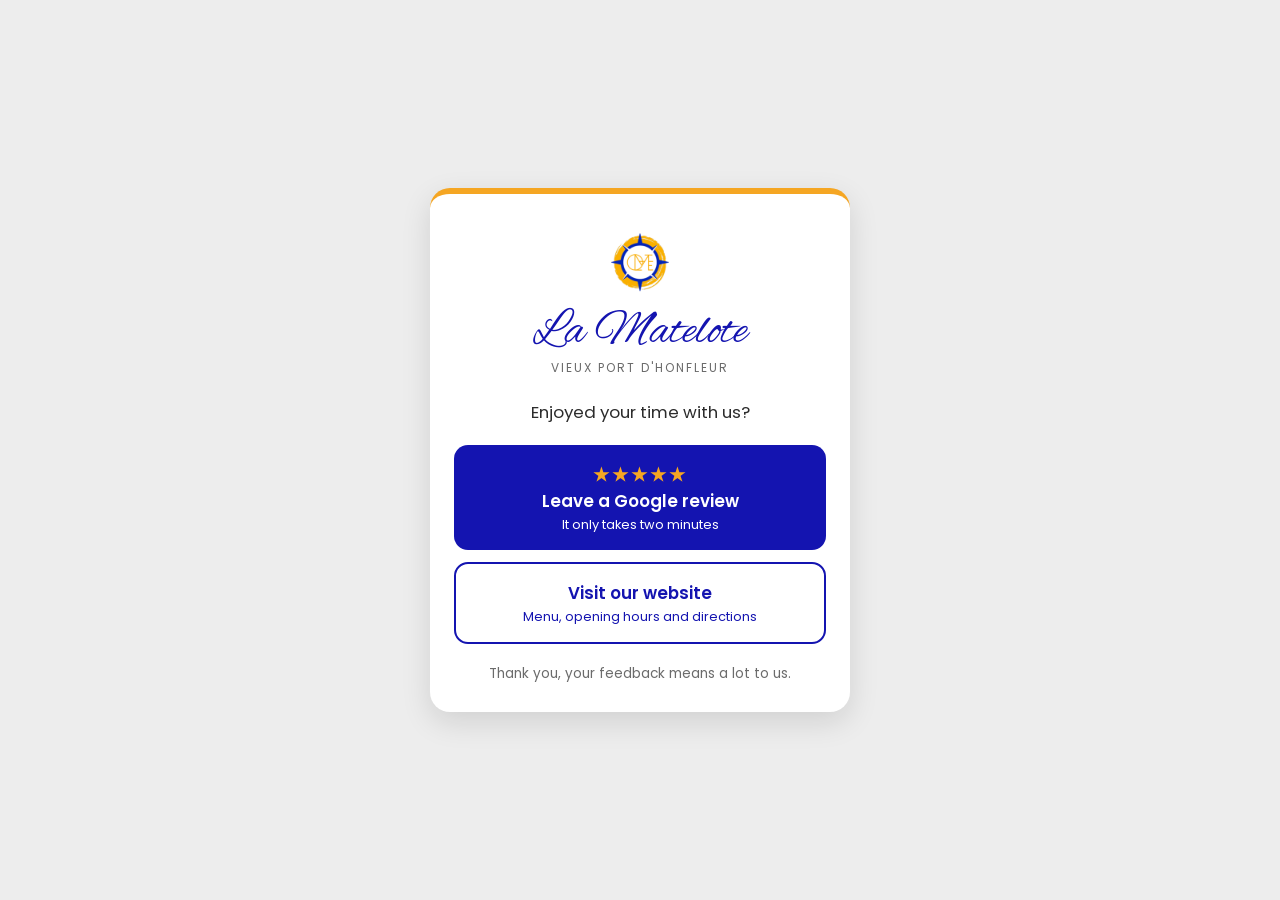
<file: avis/index.html>
<!DOCTYPE html>
<html lang="fr">
<head>
    <meta charset="UTF-8">
    <meta name="viewport" content="width=device-width, initial-scale=1.0">
    <title>Votre avis - La Matelote</title>
    <meta name="robots" content="noindex">
    <link rel="icon" type="image/png" sizes="32x32" href="../favicon-32.png">
    <link rel="apple-touch-icon" href="../apple-touch-icon.png">
    <style>
        @font-face { font-family: 'Alex Brush'; src: url('../fonts/alexbrush-400.woff2') format('woff2'); font-weight: 400; font-display: swap; }
        @font-face { font-family: 'Poppins'; src: url('../fonts/poppins-400.woff2') format('woff2'); font-weight: 400; font-display: swap; }
        @font-face { font-family: 'Poppins'; src: url('../fonts/poppins-600.woff2') format('woff2'); font-weight: 600; font-display: swap; }
        :root { --blue: #1414B0; --gold: #F5A623; --ink: #2C2C2C; --gray: #6B6B6B; }
        * { margin: 0; padding: 0; box-sizing: border-box; }
        body { font-family: 'Poppins', sans-serif; color: var(--ink); background: #EDEDED; min-height: 100vh; display: flex; flex-direction: column; align-items: center; justify-content: center; padding: 24px 16px; text-align: center; }
        .carte { width: 100%; max-width: 420px; background: #fff; border-radius: 20px; padding: 32px 24px 28px; box-shadow: 0 10px 30px rgba(0,0,0,.12); border-top: 6px solid var(--gold); }
        .logo { width: 72px; height: 72px; margin: 0 auto 8px; display: block; }
        h1 { font-family: 'Alex Brush', cursive; font-weight: 400; font-size: 3rem; line-height: 1.1; color: var(--blue); }
        .sous { font-size: .75rem; letter-spacing: 2px; text-transform: uppercase; color: var(--gray); margin-bottom: 22px; }
        .question { font-size: 1.05rem; margin-bottom: 20px; }
        .btn { display: block; text-decoration: none; padding: 16px 18px; border-radius: 14px; font-weight: 600; font-size: 1.05rem; margin-top: 12px; }
        .btn small { display: block; font-weight: 400; font-size: .8rem; margin-top: 2px; }
        .btn-avis { background: var(--blue); color: #fff; }
        .btn-avis .etoiles { color: var(--gold); letter-spacing: 3px; display: block; font-size: 1.15rem; }
        .btn-site { background: #fff; color: var(--blue); border: 2px solid var(--blue); }
        .btn:active { transform: scale(.98); }
        .merci { margin-top: 20px; font-size: .85rem; color: var(--gray); }
    </style>
</head>
<body>
    <main class="carte">
        <img class="logo" src="../apple-touch-icon.png" alt="" width="72" height="72">
        <h1>La Matelote</h1>
        <p class="sous">Vieux Port d'Honfleur</p>

        <p class="question" id="question">Un bon moment chez nous&nbsp;?</p>

        <a class="btn btn-avis" id="btn-avis" href="https://search.google.com/local/writereview?placeid=ChIJO744fVAz4EcR__2uXMRbwBw" rel="noopener">
            <span class="etoiles" aria-hidden="true">&#9733;&#9733;&#9733;&#9733;&#9733;</span>
            <span id="t-avis">Laisser un avis Google</span>
            <small id="s-avis">Cela ne prend que deux minutes</small>
        </a>

        <a class="btn btn-site" id="btn-site" href="../">
            <span id="t-site">Voir le site</span>
            <small id="s-site">Carte, horaires et accès</small>
        </a>

        <p class="merci" id="merci">Merci, votre avis compte beaucoup pour nous.</p>
    </main>

    <script>
        var T = {
            fr: { question: "Un bon moment chez nous ?", avis: "Laisser un avis Google", savis: "Cela ne prend que deux minutes", site: "Voir le site", ssite: "Carte, horaires et accès", merci: "Merci, votre avis compte beaucoup pour nous." },
            en: { question: "Enjoyed your time with us?", avis: "Leave a Google review", savis: "It only takes two minutes", site: "Visit our website", ssite: "Menu, opening hours and directions", merci: "Thank you, your feedback means a lot to us." },
            nl: { question: "Een fijne tijd bij ons gehad?", avis: "Laat een Google-review achter", savis: "Het duurt maar twee minuten", site: "Naar de website", ssite: "Menukaart, openingstijden en route", merci: "Dank u, uw mening is erg belangrijk voor ons." }
        };
        var lang = ((navigator.language || "fr").slice(0, 2));
        var t = T[lang] || T.fr;
        document.documentElement.lang = T[lang] ? lang : "fr";
        document.getElementById("question").textContent = t.question;
        document.getElementById("t-avis").textContent = t.avis;
        document.getElementById("s-avis").textContent = t.savis;
        document.getElementById("t-site").textContent = t.site;
        document.getElementById("s-site").textContent = t.ssite;
        document.getElementById("merci").textContent = t.merci;
    </script>
</body>
</html>
</file>
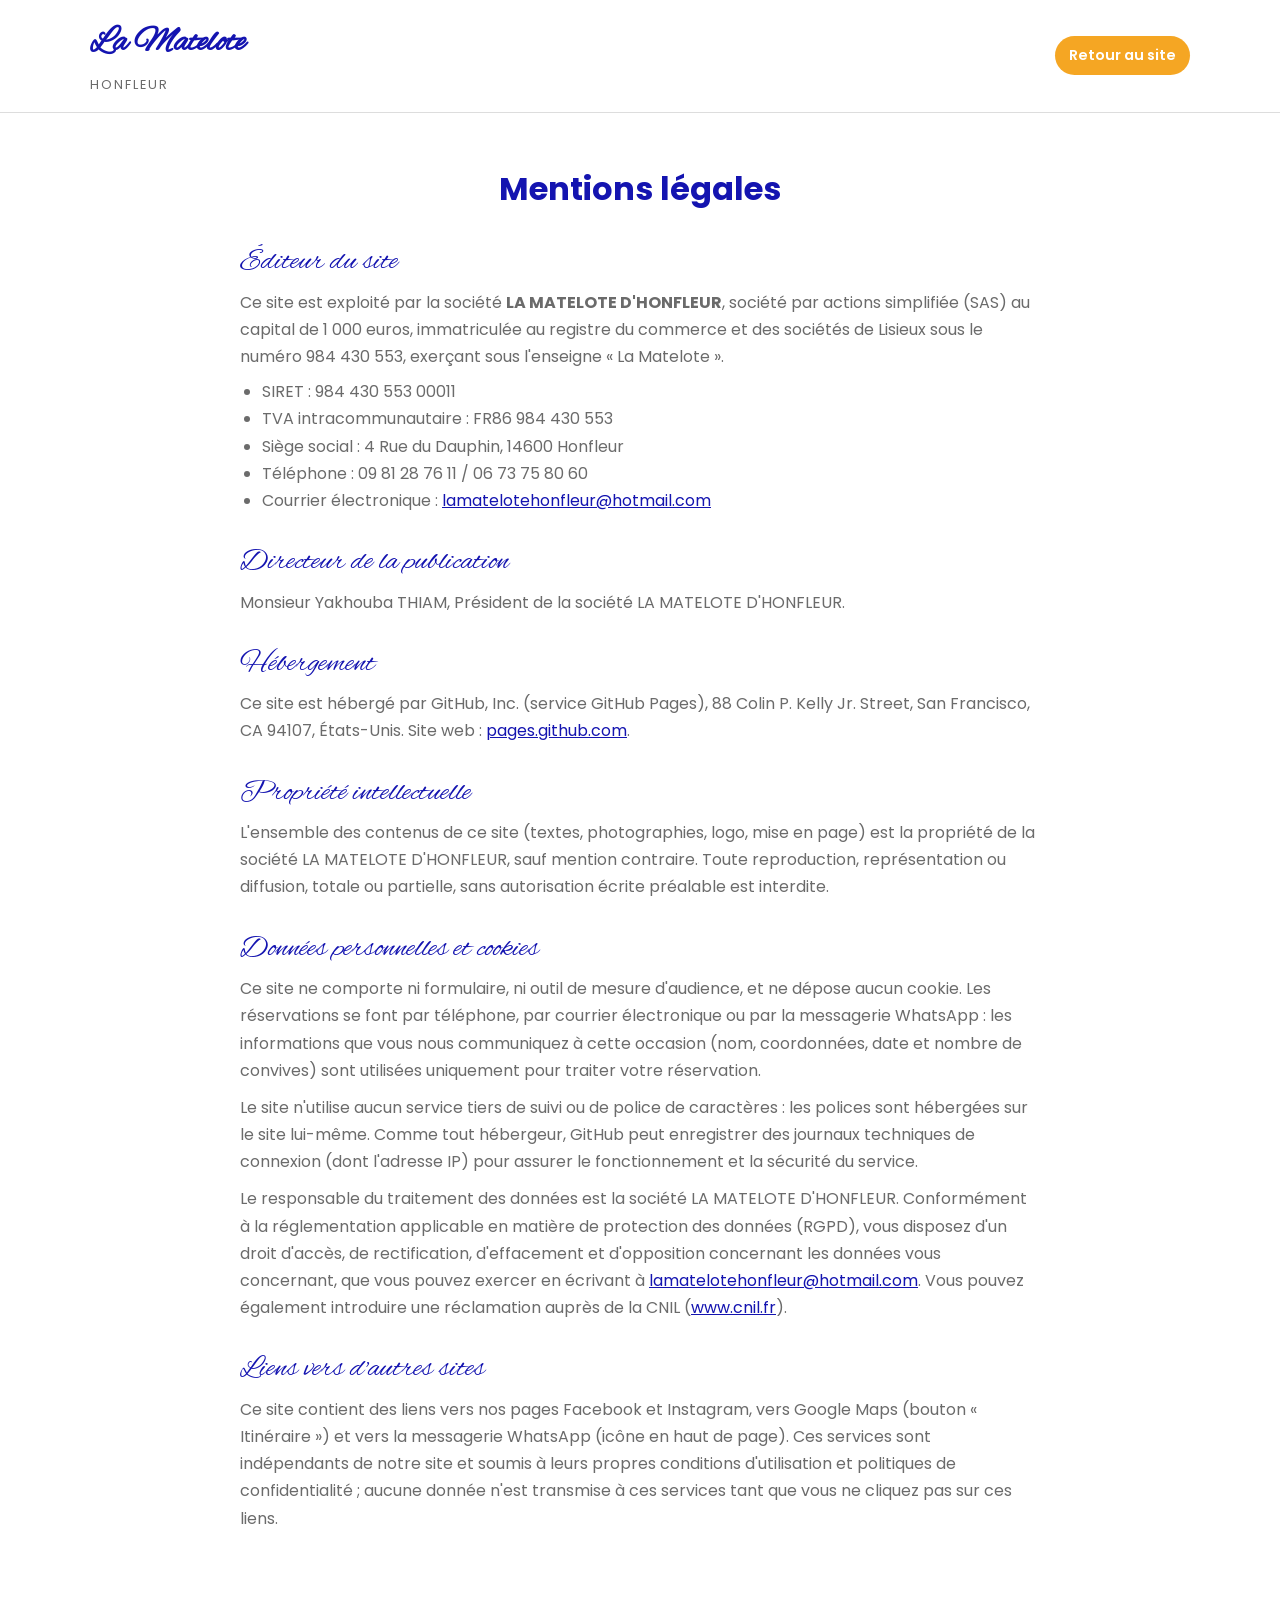
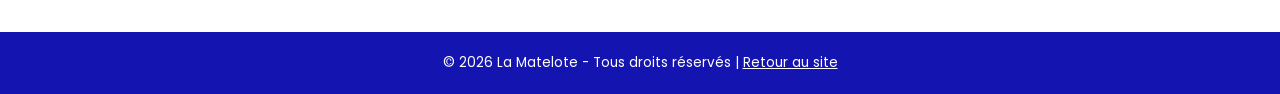
<file: mentions-legales.html>
<!DOCTYPE html>
<html lang="fr">
<head>
    <meta charset="UTF-8">
    <meta name="viewport" content="width=device-width, initial-scale=1.0">
    <title>Mentions légales - La Matelote, Honfleur</title>
    <meta name="description" content="Mentions légales du site du restaurant La Matelote à Honfleur.">
    <link rel="icon" type="image/png" sizes="32x32" href="favicon-32.png">
    <link rel="icon" type="image/png" sizes="48x48" href="favicon-48.png">
    <link rel="icon" type="image/png" sizes="192x192" href="favicon-192.png">
    <link rel="apple-touch-icon" href="apple-touch-icon.png">
    <link rel="stylesheet" href="style.css?v=8">
</head>
<body>

    <header class="site-header">
        <div class="container header-container">
            <div class="logo">
                <a href="index.html" class="logo-link"><h1>La Matelote</h1></a>
                <span class="subtitle">Honfleur</span>
            </div>
            <div class="header-info">
                <a href="index.html" class="btn-appel">Retour au site</a>
            </div>
        </div>
    </header>

    <main class="legal-page container">
        <h2>Mentions légales</h2>

        <section class="legal-block">
            <h3>Éditeur du site</h3>
            <p>
                Ce site est exploité par la société <strong>LA MATELOTE D'HONFLEUR</strong>, société par actions simplifiée (SAS)
                au capital de 1 000 euros, immatriculée au registre du commerce et des sociétés de
                Lisieux sous le numéro 984 430 553, exerçant sous l'enseigne « La Matelote ».
            </p>
            <ul>
                <li>SIRET : 984 430 553 00011</li>
                <li>TVA intracommunautaire : FR86 984 430 553</li>
                <li>Siège social : 4 Rue du Dauphin, 14600 Honfleur</li>
                <li>Téléphone : 09 81 28 76 11 / 06 73 75 80 60</li>
                <li>Courrier électronique : <a href="mailto:lamatelotehonfleur@hotmail.com">lamatelotehonfleur@hotmail.com</a></li>
            </ul>
        </section>

        <section class="legal-block">
            <h3>Directeur de la publication</h3>
            <p>Monsieur Yakhouba THIAM, Président de la société LA MATELOTE D'HONFLEUR.</p>
        </section>

        <section class="legal-block">
            <h3>Hébergement</h3>
            <p>
                Ce site est hébergé par GitHub, Inc. (service GitHub Pages),
                88 Colin P. Kelly Jr. Street, San Francisco, CA 94107, États-Unis.
                Site web : <a href="https://pages.github.com" target="_blank" rel="noopener">pages.github.com</a>.
            </p>
        </section>

        <section class="legal-block">
            <h3>Propriété intellectuelle</h3>
            <p>
                L'ensemble des contenus de ce site (textes, photographies, logo, mise en page) est la propriété de la société
                LA MATELOTE D'HONFLEUR, sauf mention contraire. Toute reproduction, représentation ou diffusion, totale ou partielle,
                sans autorisation écrite préalable est interdite.
            </p>
        </section>

        <section class="legal-block">
            <h3>Données personnelles et cookies</h3>
            <p>
                Ce site ne comporte ni formulaire, ni outil de mesure d'audience, et ne dépose aucun cookie. Les réservations
                se font par téléphone, par courrier électronique ou par la messagerie WhatsApp : les informations que vous nous communiquez à cette occasion
                (nom, coordonnées, date et nombre de convives) sont utilisées uniquement pour traiter votre réservation.
            </p>
            <p>
                Le site n'utilise aucun service tiers de suivi ou de police de caractères : les polices sont hébergées sur le site
                lui-même. Comme tout hébergeur, GitHub peut enregistrer des journaux techniques de connexion (dont l'adresse IP)
                pour assurer le fonctionnement et la sécurité du service.
            </p>
            <p>
                Le responsable du traitement des données est la société LA MATELOTE D'HONFLEUR. Conformément à la réglementation
                applicable en matière de protection des données (RGPD), vous disposez d'un droit d'accès, de rectification,
                d'effacement et d'opposition concernant les données vous concernant, que vous pouvez exercer en écrivant à
                <a href="mailto:lamatelotehonfleur@hotmail.com">lamatelotehonfleur@hotmail.com</a>.
                Vous pouvez également introduire une réclamation auprès de la CNIL
                (<a href="https://www.cnil.fr" target="_blank" rel="noopener">www.cnil.fr</a>).
            </p>
        </section>

        <section class="legal-block">
            <h3>Liens vers d'autres sites</h3>
            <p>
                Ce site contient des liens vers nos pages Facebook et Instagram, vers Google Maps (bouton « Itinéraire »)
                et vers la messagerie WhatsApp (icône en haut de page).
                Ces services sont indépendants de notre site et soumis à leurs propres conditions d'utilisation et politiques
                de confidentialité ; aucune donnée n'est transmise à ces services tant que vous ne cliquez pas sur ces liens.
            </p>
        </section>
    </main>

    <footer class="site-footer">
        <p>&copy; 2026 La Matelote - Tous droits réservés | <a href="index.html">Retour au site</a></p>
    </footer>

</body>
</html>
</file>
<file: style.css>
/* ==========================================
    0. POLICES (hébergées sur le site, aucun appel à Google)
    ========================================== */
@font-face {
    font-family: 'Alex Brush';
    font-style: normal;
    font-weight: 400;
    font-display: swap;
    src: url('fonts/alexbrush-400.woff2') format('woff2');
    unicode-range: U+0000-00FF, U+0131, U+0152-0153, U+02BB-02BC, U+02C6, U+02DA, U+02DC, U+0304, U+0308, U+0329, U+2000-206F, U+20AC, U+2122, U+2191, U+2193, U+2212, U+2215, U+FEFF, U+FFFD;
}

@font-face {
    font-family: 'Cormorant Garamond';
    font-style: italic;
    font-weight: 500;
    font-display: swap;
    src: url('fonts/cormorantgaramond-500-italic.woff2') format('woff2');
    unicode-range: U+0000-00FF, U+0131, U+0152-0153, U+02BB-02BC, U+02C6, U+02DA, U+02DC, U+0304, U+0308, U+0329, U+2000-206F, U+20AC, U+2122, U+2191, U+2193, U+2212, U+2215, U+FEFF, U+FFFD;
}

@font-face {
    font-family: 'Cormorant Garamond';
    font-style: normal;
    font-weight: 500;
    font-display: swap;
    src: url('fonts/cormorantgaramond-500.woff2') format('woff2');
    unicode-range: U+0000-00FF, U+0131, U+0152-0153, U+02BB-02BC, U+02C6, U+02DA, U+02DC, U+0304, U+0308, U+0329, U+2000-206F, U+20AC, U+2122, U+2191, U+2193, U+2212, U+2215, U+FEFF, U+FFFD;
}

@font-face {
    font-family: 'Cormorant Garamond';
    font-style: normal;
    font-weight: 600;
    font-display: swap;
    src: url('fonts/cormorantgaramond-500.woff2') format('woff2');
    unicode-range: U+0000-00FF, U+0131, U+0152-0153, U+02BB-02BC, U+02C6, U+02DA, U+02DC, U+0304, U+0308, U+0329, U+2000-206F, U+20AC, U+2122, U+2191, U+2193, U+2212, U+2215, U+FEFF, U+FFFD;
}

@font-face {
    font-family: 'Poppins';
    font-style: normal;
    font-weight: 300;
    font-display: swap;
    src: url('fonts/poppins-300.woff2') format('woff2');
    unicode-range: U+0000-00FF, U+0131, U+0152-0153, U+02BB-02BC, U+02C6, U+02DA, U+02DC, U+0304, U+0308, U+0329, U+2000-206F, U+20AC, U+2122, U+2191, U+2193, U+2212, U+2215, U+FEFF, U+FFFD;
}

@font-face {
    font-family: 'Poppins';
    font-style: normal;
    font-weight: 400;
    font-display: swap;
    src: url('fonts/poppins-400.woff2') format('woff2');
    unicode-range: U+0000-00FF, U+0131, U+0152-0153, U+02BB-02BC, U+02C6, U+02DA, U+02DC, U+0304, U+0308, U+0329, U+2000-206F, U+20AC, U+2122, U+2191, U+2193, U+2212, U+2215, U+FEFF, U+FFFD;
}

@font-face {
    font-family: 'Poppins';
    font-style: normal;
    font-weight: 600;
    font-display: swap;
    src: url('fonts/poppins-600.woff2') format('woff2');
    unicode-range: U+0000-00FF, U+0131, U+0152-0153, U+02BB-02BC, U+02C6, U+02DA, U+02DC, U+0304, U+0308, U+0329, U+2000-206F, U+20AC, U+2122, U+2191, U+2193, U+2212, U+2215, U+FEFF, U+FFFD;
}

@font-face {
    font-family: 'Poppins';
    font-style: normal;
    font-weight: 700;
    font-display: swap;
    src: url('fonts/poppins-700.woff2') format('woff2');
    unicode-range: U+0000-00FF, U+0131, U+0152-0153, U+02BB-02BC, U+02C6, U+02DA, U+02DC, U+0304, U+0308, U+0329, U+2000-206F, U+20AC, U+2122, U+2191, U+2193, U+2212, U+2215, U+FEFF, U+FFFD;
}

/* ==========================================
    1. RESET ET VARIABLES
    ========================================== */
* {
    margin: 0;
    padding: 0;
    box-sizing: border-box;
}

:root {
    --primary-blue: #1414B0;
    --accent-gold: #F5A623;
    --bg-light: #EDEDED;
    --text-dark: #2C2C2C;
    --text-gray: #6B6B6B;
}

body {
    font-family: 'Poppins', sans-serif;
    color: var(--text-dark);
    background-color: #fff;
    line-height: 1.6;
}

.container {
    width: 90%;
    max-width: 1100px;
    margin: 0 auto;
}

/* ==========================================
    2. HEADER
    ========================================== */
.site-header {
    background: #fff;
    border-bottom: 1px solid #ddd;
    padding: 15px 0;
    position: sticky;
    top: 0;
    z-index: 1000;
}

.header-container {
    display: flex;
    justify-content: space-between;
    align-items: center;
}

.logo h1 {
    font-family: 'Alex Brush', cursive;
    font-size: 2.2rem;
    color: var(--primary-blue);
}

.logo .subtitle {
    font-size: 0.8rem;
    text-transform: uppercase;
    letter-spacing: 2px;
    color: var(--text-gray);
}

.header-info {
    display: flex;
    align-items: center;
    gap: 15px;
}

.badge-horaire {
    background: var(--bg-light);
    padding: 6px 12px;
    border-radius: 20px;
    font-size: 0.85rem;
    display: flex;
    align-items: center;
    gap: 6px;
}

.badge-horaire .dot {
    width: 8px;
    height: 8px;
    background-color: #2ecc71;
    border-radius: 50%;
}

.social-links {
    display: flex;
    align-items: center;
    gap: 10px;
}

.social-link {
    display: inline-flex;
    color: var(--primary-blue);
    transition: transform 0.2s ease, color 0.2s ease;
}

.social-link svg {
    width: 26px;
    height: 26px;
}

.social-link:hover {
    color: var(--accent-gold);
    transform: translateY(-2px);
}

@media (max-width: 480px) {
    .header-container {
        gap: 6px;
    }
    .logo h1 {
        font-size: 1.8rem;
    }
    .header-info {
        gap: 6px;
    }
    .badge-horaire {
        padding: 5px 8px;
        font-size: 0.72rem;
    }
    .social-links {
        gap: 5px;
    }
    .social-link svg {
        width: 20px;
        height: 20px;
    }
    .btn-appel {
        padding: 7px 10px;
        font-size: 0.8rem;
    }
}

.btn-appel {
    background: var(--accent-gold);
    color: #fff;
    padding: 8px 14px;
    border-radius: 20px;
    text-decoration: none;
    font-weight: 600;
    font-size: 0.9rem;
}

/* ==========================================
    3. HERO SECTION
    ========================================== */
.hero {
    padding: 40px 20px;
    background: #fff;
    position: relative;
    text-align: center;
    color: #fff;
    z-index: 5;
}

.hero-image-wrap {
    position: relative;
    width: fit-content;
    max-width: 1100px;
    margin: 0 auto;
    border-radius: 12px;
    overflow: hidden;
    box-shadow: 0 10px 30px rgba(0,0,0,0.18);
}

.hero-img {
    display: block;
    width: auto;
    max-width: 100%;
    height: auto;
    max-height: 65vh;
}

.hero-overlay {
    position: absolute;
    top: 0;
    left: 0;
    width: 100%;
    height: 100%;
    background: rgba(0, 0, 0, 0.4);
    z-index: 1;
}

.hero-content {
    position: absolute;
    top: 0;
    left: 0;
    width: 100%;
    height: 100%;
    z-index: 2;
    padding: 0 20px;
    display: flex;
    flex-direction: column;
    align-items: center;
    justify-content: center;
}

.hero-content h2 {
    font-size: 2.5rem;
    margin-bottom: 10px;
}

.hero-content p {
    font-size: 1.1rem;
    margin-bottom: 20px;
    font-weight: 300;
}

.btn-primary {
    display: inline-block;
    background: var(--accent-gold);
    color: #fff;
    padding: 12px 25px;
    border-radius: 30px;
    text-decoration: none;
    font-weight: 600;
    text-transform: uppercase;
    letter-spacing: 1px;
    transition: background 0.3s;
}

.btn-primary:hover {
    background: #d48b18;
}

/* ==========================================
    4. ABOUT & INTÉRIEUR
    ========================================== */
.about {
    padding: 60px 0;
    background: #fff;
    position: relative;
    z-index: 5;
}

.about-grid {
    display: grid;
    grid-template-columns: 1fr 1fr;
    gap: 40px;
    align-items: center;
}

.about-text h2 {
    color: var(--primary-blue);
    margin-bottom: 15px;
    font-size: 2rem;
}

.about-image img {
    width: 100%;
    border-radius: 8px;
    box-shadow: 0 4px 10px rgba(0,0,0,0.1);
}

.etage-notice {
    margin-top: 28px;
}

.etage-notice h3 {
    font-family: 'Alex Brush', cursive;
    font-weight: 400;
    font-size: 2.1rem;
    color: var(--accent-gold);
    margin-bottom: 4px;
    line-height: 1.2;
}

.etage-notice p {
    font-size: 1rem;
    color: var(--text-gray);
    line-height: 1.6;
    max-width: 95%;
}

.etage-notice p strong {
    color: var(--primary-blue);
}

/* ==========================================
    5. MENU / CARTE SECTION (Filigrane Fixe Unique)
    ========================================== */
.carte-section {
    position: relative;
    background-color: #fbfbf9; 
    padding: 80px 20px;
    color: var(--text-dark);
    overflow: hidden;
}

.carte-section::before {
    content: "";
    position: fixed; 
    top: 50%;
    left: 50%;
    transform: translate(-50%, -50%);
    width: 50vw;   
    height: 50vh;
    background-image: url('fond-logo.png'); 
    background-repeat: no-repeat;
    background-position: center;
    background-size: contain;
    opacity: 0.12; /* Ultra-discret */
    pointer-events: none; 
    z-index: 0; 
}

.carte-container {
    position: relative;
    z-index: 2; 
    max-width: 900px;
    margin: 0 auto;
}

.carte-header {
    text-align: center;
    margin-bottom: 50px;
}

.carte-header-top {
    display: flex;
    align-items: center;
    justify-content: center;
    gap: 16px;
}

.carte-header h2 {
    font-size: 3rem;
    color: var(--primary-blue);
    font-family: 'Alex Brush', cursive;
    margin-bottom: 5px;
}

.lang-flag {
    flex-shrink: 0;
    width: 42px;
    height: 42px;
    border-radius: 50%;
    border: 2px solid #fff;
    box-shadow: 0 2px 8px rgba(0,0,0,0.18), 0 0 0 1px rgba(20,20,176,0.15);
    background-size: cover;
    background-position: center;
    background-color: #fff;
    cursor: pointer;
    padding: 0;
    transition: transform 0.2s ease, box-shadow 0.2s ease;
}

.lang-flag:hover {
    transform: scale(1.08);
}

.lang-flag.active {
    box-shadow: 0 2px 8px rgba(0,0,0,0.18), 0 0 0 3px var(--accent-gold);
    transform: scale(1.08);
}

.lang-flag-de {
    background-image: url("data:image/svg+xml,%3Csvg xmlns='http://www.w3.org/2000/svg' viewBox='0 0 40 40'%3E%3Crect width='40' height='13.3' fill='%23000'/%3E%3Crect y='13.3' width='40' height='13.3' fill='%23DD0000'/%3E%3Crect y='26.7' width='40' height='13.3' fill='%23FFCE00'/%3E%3C/svg%3E");
}

.lang-flag-nl {
    background-image: url("data:image/svg+xml,%3Csvg xmlns='http://www.w3.org/2000/svg' viewBox='0 0 40 40'%3E%3Crect width='40' height='40' fill='%23fff'/%3E%3Crect width='40' height='13.3' fill='%23AE1C28'/%3E%3Crect y='26.7' width='40' height='13.3' fill='%2321468B'/%3E%3C/svg%3E");
}

.lang-flag-en {
    background-image: url("data:image/svg+xml,%3Csvg xmlns='http://www.w3.org/2000/svg' viewBox='0 0 40 40'%3E%3Crect width='40' height='40' fill='%23012169'/%3E%3Cpath d='M0,0 L40,40 M40,0 L0,40' stroke='%23fff' stroke-width='9'/%3E%3Cpath d='M0,0 L40,40 M40,0 L0,40' stroke='%23C8102E' stroke-width='4'/%3E%3Cpath d='M20,0 L20,40 M0,20 L40,20' stroke='%23fff' stroke-width='14'/%3E%3Cpath d='M20,0 L20,40 M0,20 L40,20' stroke='%23C8102E' stroke-width='8'/%3E%3C/svg%3E");
}

.lang-flag-es {
    background-image: url("data:image/svg+xml,%3Csvg xmlns='http://www.w3.org/2000/svg' viewBox='0 0 40 40'%3E%3Crect width='40' height='40' fill='%23AA151B'/%3E%3Crect y='10' width='40' height='20' fill='%23F1BF00'/%3E%3C/svg%3E");
}

.lang-flag-it {
    background-image: url("data:image/svg+xml,%3Csvg xmlns='http://www.w3.org/2000/svg' viewBox='0 0 40 40'%3E%3Crect width='40' height='40' fill='%23fff'/%3E%3Crect width='14' height='40' fill='%23009246'/%3E%3Crect x='26' width='14' height='40' fill='%23CE2B37'/%3E%3C/svg%3E");
}

.lang-flag-kr {
    background-image: url("data:image/svg+xml,%3Csvg xmlns='http://www.w3.org/2000/svg' viewBox='0 0 40 40'%3E%3Crect width='40' height='40' fill='%23fff'/%3E%3Ccircle cx='20' cy='20' r='8' fill='%23C60C30'/%3E%3Cpath d='M20,12A8,8 0 0,1 20,28A4,4 0 0,1 20,20A4,4 0 0,0 20,12Z' fill='%23003478'/%3E%3Cg fill='%23000'%3E%3Cg transform='translate(11.5,11.5) rotate(-45)'%3E%3Crect x='-4' y='-3.25' width='8' height='1.3'/%3E%3Crect x='-4' y='-0.65' width='8' height='1.3'/%3E%3Crect x='-4' y='1.95' width='8' height='1.3'/%3E%3C/g%3E%3Cg transform='translate(28.5,11.5) rotate(45)'%3E%3Crect x='-4' y='-3.25' width='3.1' height='1.3'/%3E%3Crect x='0.9' y='-3.25' width='3.1' height='1.3'/%3E%3Crect x='-4' y='-0.65' width='8' height='1.3'/%3E%3Crect x='-4' y='1.95' width='3.1' height='1.3'/%3E%3Crect x='0.9' y='1.95' width='3.1' height='1.3'/%3E%3C/g%3E%3Cg transform='translate(11.5,28.5) rotate(45)'%3E%3Crect x='-4' y='-3.25' width='8' height='1.3'/%3E%3Crect x='-4' y='-0.65' width='3.1' height='1.3'/%3E%3Crect x='0.9' y='-0.65' width='3.1' height='1.3'/%3E%3Crect x='-4' y='1.95' width='8' height='1.3'/%3E%3C/g%3E%3Cg transform='translate(28.5,28.5) rotate(-45)'%3E%3Crect x='-4' y='-3.25' width='3.1' height='1.3'/%3E%3Crect x='0.9' y='-3.25' width='3.1' height='1.3'/%3E%3Crect x='-4' y='-0.65' width='3.1' height='1.3'/%3E%3Crect x='0.9' y='-0.65' width='3.1' height='1.3'/%3E%3Crect x='-4' y='1.95' width='3.1' height='1.3'/%3E%3Crect x='0.9' y='1.95' width='3.1' height='1.3'/%3E%3C/g%3E%3C/g%3E%3C/svg%3E");
}

@media (max-width: 480px) {
    .carte-header h2 {
        font-size: 2.3rem;
    }
    .lang-flag {
        width: 36px;
        height: 36px;
    }
}

.sous-titre {
    text-align: center;
    color: var(--text-gray);
    font-size: 1rem;
    font-style: italic;
}

.menu-grid {
    columns: 2 320px;
    column-gap: 56px;
    text-align: left;
}

@media (max-width: 700px) {
    .menu-grid {
        columns: 1;
    }
}

.menu-category {
    background: transparent;
    padding: 10px 0;
    box-shadow: none;
    border: none;
    break-inside: avoid;
    margin-bottom: 34px;
}

.menu-category-full {
    column-span: all;
    margin-top: 10px;
}

.menu-category-full .menu-list {
    max-width: 420px;
    margin: 0 auto;
}

.menu-category h3 {
    color: var(--primary-blue);
    font-family: 'Alex Brush', cursive;
    font-size: 2.8rem;
    text-align: center;
    margin-bottom: 30px;
    font-weight: normal;
    border-bottom: none;
    padding-bottom: 0;
    line-height: 1;
}

.menu-category h3::after {
    content: "";
    display: block;
    width: 50px;
    height: 2.5px;
    border-radius: 2px;
    background: currentColor;
    margin: 10px auto 0;
    opacity: 0.55;
}

.cat-entrees h3 { color: #6b8f6b; }
.cat-galettes h3 { color: #c9821a; }
.cat-burgers h3 { color: #b5562a; }
.cat-plats h3 { color: var(--primary-blue); }
.cat-fruitsdemer h3 { color: #2a8f8f; }
.cat-desserts h3 { color: #b5556b; }
.cat-coupes h3 { color: #6a5b96; }
.cat-crepes h3 { color: #a9762f; }

.menu-subcategory-title {
    color: var(--accent-gold);
    font-family: 'Poppins', sans-serif;
    font-size: 0.75rem;
    font-weight: 600;
    text-transform: uppercase;
    letter-spacing: 2.5px;
    margin: 22px 0 12px;
}

.menu-subcategory-title:first-of-type {
    margin-top: 0;
}

.menu-list {
    list-style: none;
    padding-left: 0;
    margin: 0;
}

.menu-list li {
    display: flex;
    justify-content: space-between;
    align-items: baseline;
    gap: 18px;
    margin-bottom: 0;
    font-size: 1.15rem;
    border-bottom: 1px dotted rgba(245, 166, 35, 0.3);
    padding: 12px 0;
}

.menu-list li:last-child {
    border-bottom: none;
}

.dish-name {
    flex-grow: 1;
    padding-right: 20px;
    color: var(--text-dark);
    font-family: 'Cormorant Garamond', serif;
    font-weight: 600;
    letter-spacing: 0.2px;
}

.dish-name small {
    display: inline;
    color: var(--text-gray);
    font-family: 'Cormorant Garamond', serif;
    font-style: italic;
    font-weight: 500;
    font-size: 0.95rem;
}

.dish-price {
    font-family: 'Poppins', sans-serif;
    font-weight: 600;
    color: var(--primary-blue);
    white-space: nowrap;
    font-size: 0.95rem;
    font-variant-numeric: tabular-nums;
}

/* ==========================================
    6. GALLERY PREVIEW (PLATS & DESSERTS)
    ========================================== */
.gallery-preview {
    padding: 60px 0;
    text-align: center;
    position: relative;
    background: #fff;
    z-index: 5;
}

.gallery-preview h2 {
    color: var(--primary-blue);
    margin-bottom: 30px;
    font-size: 2rem;
}

.gallery-grid {
    display: grid;
    grid-template-columns: repeat(auto-fit, minmax(280px, 1fr));
    gap: 30px;
}

.gallery-card {
    background: #fff;
    border-radius: 8px;
    overflow: hidden;
    box-shadow: 0 4px 6px rgba(0,0,0,0.05);
    border: 1px solid #e0e0e0;
}

.gallery-card img {
    width: 100%;
    height: 280px;
    object-fit: cover;
}

.gallery-card-split {
    display: flex;
    height: 280px;
    background: var(--bg-light);
}

.gallery-card-split img {
    width: 50%;
    height: 100%;
    object-fit: contain;
    background: var(--bg-light);
}

.gallery-card-split img:first-child {
    clip-path: polygon(0 0, 100% 0, 96% 100%, 0 100%);
    filter: drop-shadow(2px 0 2px rgba(0,0,0,0.25));
}

.gallery-card-split img:last-child {
    clip-path: polygon(4% 0, 100% 0, 100% 100%, 0 100%);
}

.gallery-card p {
    padding: 15px;
    font-weight: 600;
    color: var(--primary-blue);
}

/* ==========================================
    7. INFO SECTION & RESERVATION
    ========================================== */
.info-section {
    padding: 60px 0;
    background-color: var(--bg-light);
    text-align: center;
    position: relative;
    overflow: hidden;
    z-index: 5; /* Assure que le contenu reste au-dessus des couches globales si besoin */
}

.info-section h2 {
    color: var(--primary-blue);
    margin-bottom: 40px;
    font-size: 2rem;
    position: relative;
    z-index: 2;
}

.info-layout {
    display: grid;
    grid-template-columns: 1fr 1.15fr;
    gap: 50px;
    align-items: center;
    text-align: left;
    position: relative;
    z-index: 2;
}

.info-text-col {
    display: flex;
    flex-direction: column;
    gap: 30px;
}

.info-block h3 {
    font-family: 'Alex Brush', cursive;
    font-weight: 400;
    font-size: 1.9rem;
    color: var(--primary-blue);
    margin-bottom: 6px;
    line-height: 1.2;
}

.info-block p {
    color: var(--text-gray);
    line-height: 1.6;
}

.info-block {
    margin-left: 40px;
}

.info-image-col img {
    display: block;
    width: 100%;
    border-radius: 12px;
    box-shadow: 0 10px 30px rgba(0,0,0,0.18);
}

.info-divider {
    display: flex;
    align-items: center;
    justify-content: center;
    gap: 10px;
    color: transparent;
}

.info-divider::before,
.info-divider::after {
    content: "";
    flex: 1 1 auto;
    max-width: 60px;
    height: 1px;
    background: rgba(20, 20, 176, 0.15);
}

.link-tel-btn {
    display: inline-block;
    background: var(--accent-gold);
    color: #fff;
    padding: 10px 26px;
    border-radius: 30px;
    text-decoration: none;
    font-weight: 600;
    font-size: 1.05rem;
    letter-spacing: 0.5px;
    box-shadow: 0 3px 10px rgba(245, 166, 35, 0.35);
    transition: background 0.3s, transform 0.2s;
}

.link-tel-btn:hover {
    background: #d48b18;
    transform: translateY(-2px);
}

.info-actions {
    display: flex;
    flex-wrap: wrap;
    gap: 12px;
    margin-top: 6px;
}

.link-mail-btn,
.link-route-btn {
    display: inline-block;
    color: var(--accent-gold);
    border: 2px solid var(--accent-gold);
    padding: 8px 26px;
    border-radius: 30px;
    text-decoration: none;
    font-weight: 600;
    font-size: 1.05rem;
    letter-spacing: 0.5px;
    transition: background 0.3s, color 0.3s, transform 0.2s;
}

.link-mail-btn:hover,
.link-route-btn:hover {
    background: var(--accent-gold);
    color: #fff;
    transform: translateY(-2px);
}

.link-route-btn {
    margin-top: 12px;
}

.info-block .info-contact-details {
    margin-top: 16px;
    font-weight: 600;
    font-size: 1.1rem;
    line-height: 1.7;
    overflow-wrap: anywhere;
}

.info-contact-details a {
    color: var(--primary-blue);
    text-decoration: none;
}

.info-contact-details a:hover {
    text-decoration: underline;
}

.info-note {
    margin-top: 10px;
    font-size: 0.82rem;
}

@media (max-width: 768px) {
    .info-layout {
        grid-template-columns: 1fr;
    }
    .info-image-col {
        order: -1;
    }
}

/* ==========================================
    8. FOOTER
    ========================================== */
.site-footer {
    background: var(--primary-blue);
    color: #fff;
    text-align: center;
    padding: 20px 0;
    font-size: 0.85rem;
    position: relative;
    z-index: 5;
}

/* ==========================================
    9. RESPONSIVE MOBILE
    ========================================== */
@media (max-width: 768px) {
    .about-grid {
        grid-template-columns: 1fr;
    }
}

@media (max-width: 600px) {
    .hero-image-wrap {
        width: 100%;
    }

    .hero-img {
        max-height: none;
        width: 100%;
    }

    .hero-overlay {
        display: none;
    }

    .hero-content {
        position: static;
        width: auto;
        height: auto;
        background: #fff;
        color: var(--text-dark);
        padding: 22px 18px 26px;
    }

    .hero-content h2 {
        color: var(--primary-blue);
    }

    .hero-content p {
        color: var(--text-gray);
    }
}

/* ==========================================
    STYLE DES MENUS (Inspiré de la carte papier)
    ========================================== */
.menu-two-columns {
    display: grid;
    grid-template-columns: 1fr 1fr;
    gap: 40px;
    margin-bottom: 40px;
}

@media (max-width: 900px) {
    .menu-two-columns {
        grid-template-columns: 1fr; 
    }
}

.menu-column-card, .menu-child-card {
    background: linear-gradient(180deg, rgba(20, 20, 176, 0.045), #fff 160px), #fff;
    padding: 34px 32px;
    border-radius: 14px;
    box-shadow: 0 6px 20px rgba(20, 20, 176, 0.08);
    border: 1px solid rgba(20, 20, 176, 0.12);
    position: relative;
    z-index: 3;
    transition: transform 0.25s ease, box-shadow 0.25s ease;
}

.menu-column-card:hover, .menu-child-card:hover {
    transform: translateY(-4px);
    box-shadow: 0 14px 28px rgba(20, 20, 176, 0.12);
}

.menu-two-columns .menu-column-card:first-child {
    background: linear-gradient(180deg, rgba(245, 166, 35, 0.07), #fff 160px), #fff;
    border-color: rgba(245, 166, 35, 0.25);
}

.menu-child-card {
    max-width: 600px;
    margin: 0 auto;
    background: linear-gradient(180deg, rgba(245, 166, 35, 0.06), #fff 160px), #fff;
    border-color: rgba(245, 166, 35, 0.25);
}

.menu-icon {
    display: block;
    width: 44px;
    height: 16px;
    margin: 0 auto 8px;
    color: var(--accent-gold);
}

.menu-two-columns .menu-column-card:nth-child(2) .menu-icon {
    color: var(--primary-blue);
}

.menu-title-cursive {
    color: var(--primary-blue);
    font-family: 'Alex Brush', cursive;
    font-size: 2.5rem;
    text-align: center;
    margin-bottom: 5px;
    font-weight: normal;
}

.menu-two-columns .menu-column-card:first-child .menu-title-cursive,
.menu-child-card .menu-title-cursive {
    color: #c9821a;
}

.menu-title-cursive::after {
    content: "";
    display: block;
    width: 46px;
    height: 3px;
    border-radius: 2px;
    background: var(--primary-blue);
    margin: 10px auto 0;
}

.menu-two-columns .menu-column-card:first-child .menu-title-cursive::after,
.menu-child-card .menu-title-cursive::after {
    background: var(--accent-gold);
}

.menu-formule-desc {
    text-align: center;
    color: var(--text-gray);
    font-size: 0.92rem;
    line-height: 1.7;
    margin-bottom: 22px;
}

.menu-group-title {
    font-weight: 600;
    font-size: 0.72rem;
    letter-spacing: 2.5px;
    text-transform: uppercase;
    color: var(--accent-gold);
    text-align: center;
    margin: 30px 0 14px;
}

.menu-two-columns .menu-column-card:nth-child(2) .menu-group-title {
    color: var(--primary-blue);
}

.menu-separator-img {
    display: flex;
    align-items: center;
    justify-content: center;
    gap: 10px;
    color: transparent;
    margin: 28px 0;
}

.menu-separator-img::before,
.menu-separator-img::after {
    content: "";
    flex: 1 1 auto;
    max-width: 90px;
    height: 1px;
    background: rgba(20, 20, 176, 0.15);
}

.menu-star-list {
    list-style: none;
    padding: 0;
    margin: 0;
}

.menu-star-list li {
    position: relative;
    padding-left: 22px;
    margin-bottom: 12px;
    font-size: 0.95rem;
    color: var(--text-dark);
    line-height: 1.4;
}

.menu-star-list li::before {
    content: "✦";
    position: absolute;
    left: 0;
    color: var(--accent-gold);
    font-size: 0.85rem;
    top: 1px;
}

/* Mention en bas de carte (tarifs, service compris) */
.carte-note {
    text-align: center;
    margin-top: 36px;
    font-size: 0.85rem;
    font-style: italic;
    color: var(--text-gray);
    letter-spacing: 0.3px;
}

/* ==========================================
    PAGE MENTIONS LÉGALES
    ========================================== */
.logo-link {
    text-decoration: none;
    color: inherit;
}

.legal-page {
    padding: 50px 0 70px;
    max-width: 800px;
}

.legal-page h2 {
    color: var(--primary-blue);
    font-size: 2rem;
    margin-bottom: 30px;
    text-align: center;
}

.legal-block {
    margin-bottom: 30px;
}

.legal-block h3 {
    font-family: 'Alex Brush', cursive;
    font-weight: 400;
    font-size: 1.9rem;
    color: var(--primary-blue);
    margin-bottom: 8px;
    line-height: 1.2;
}

.legal-block p,
.legal-block li {
    color: var(--text-gray);
    line-height: 1.7;
}

.legal-block p + p {
    margin-top: 10px;
}

.legal-block ul {
    margin-top: 8px;
    padding-left: 22px;
}

.legal-block a,
.site-footer a {
    color: var(--primary-blue);
}

.site-footer a {
    color: #fff;
}
</file>
